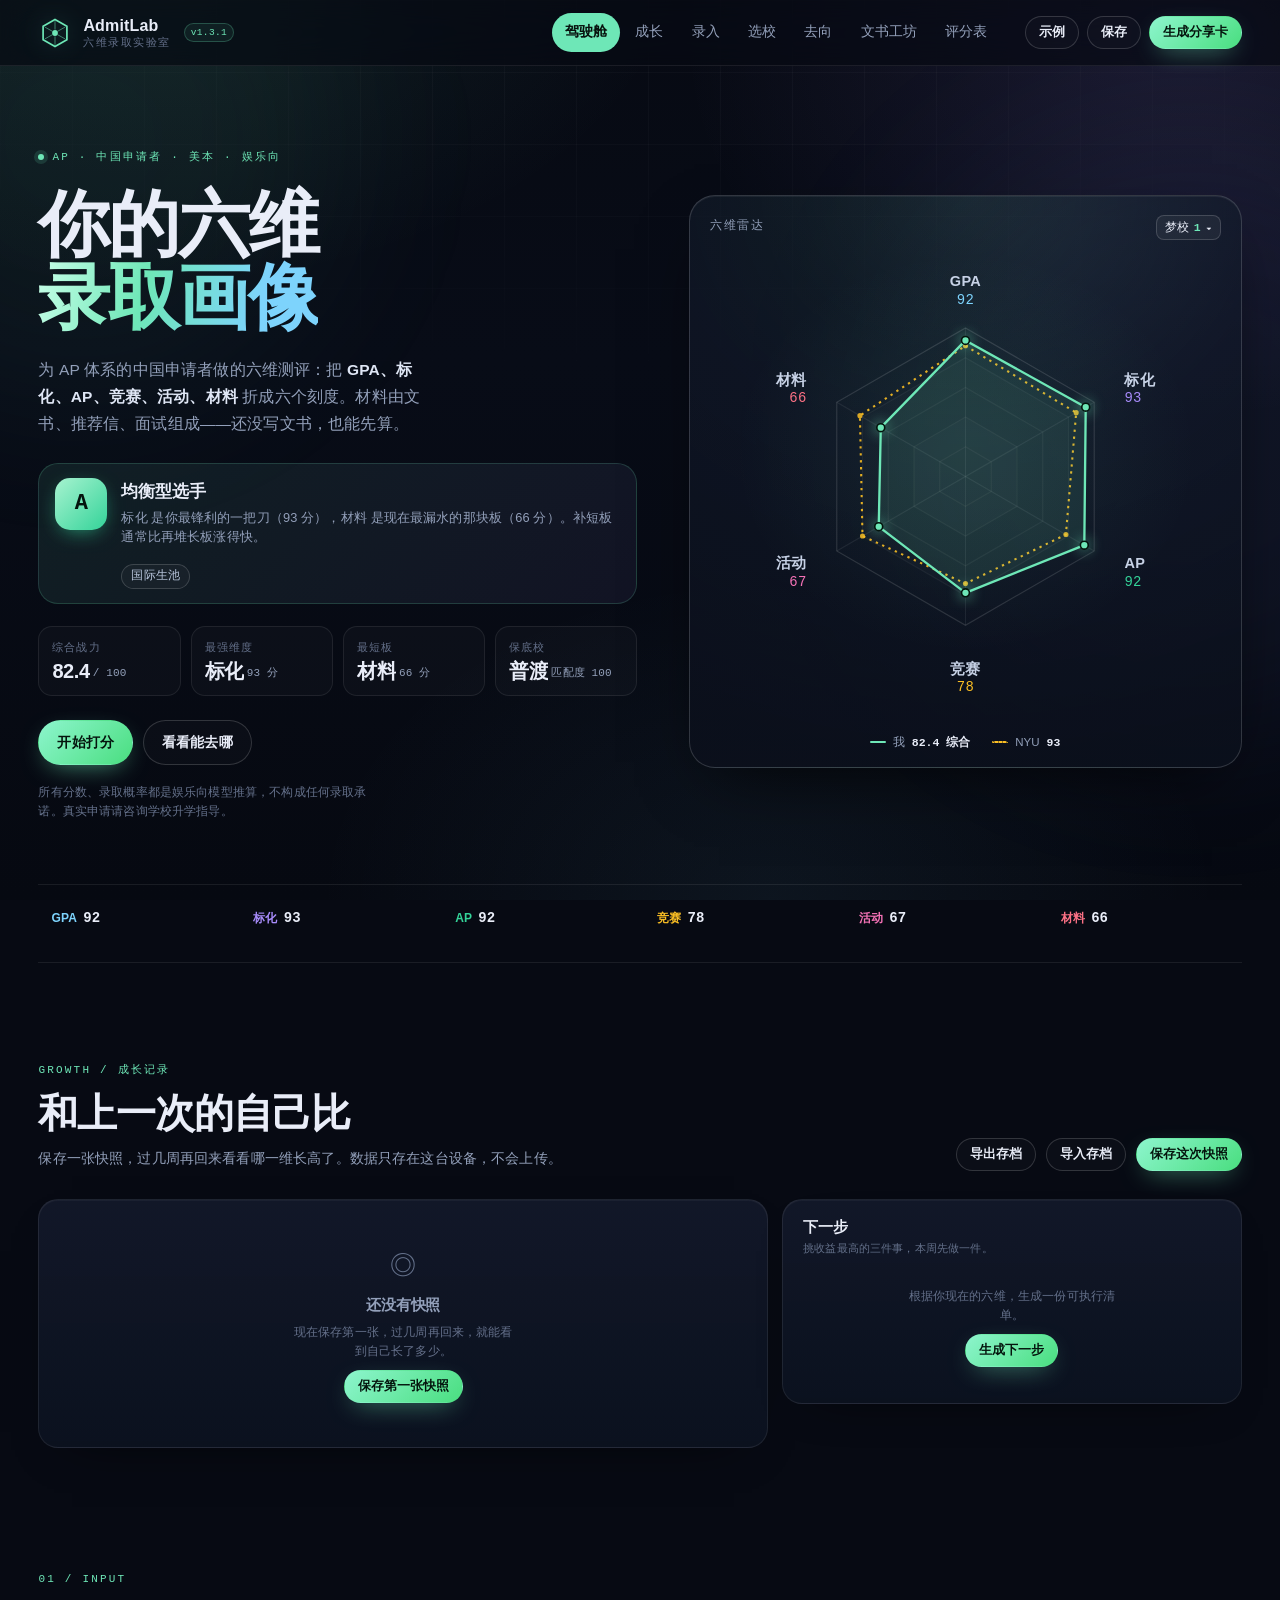
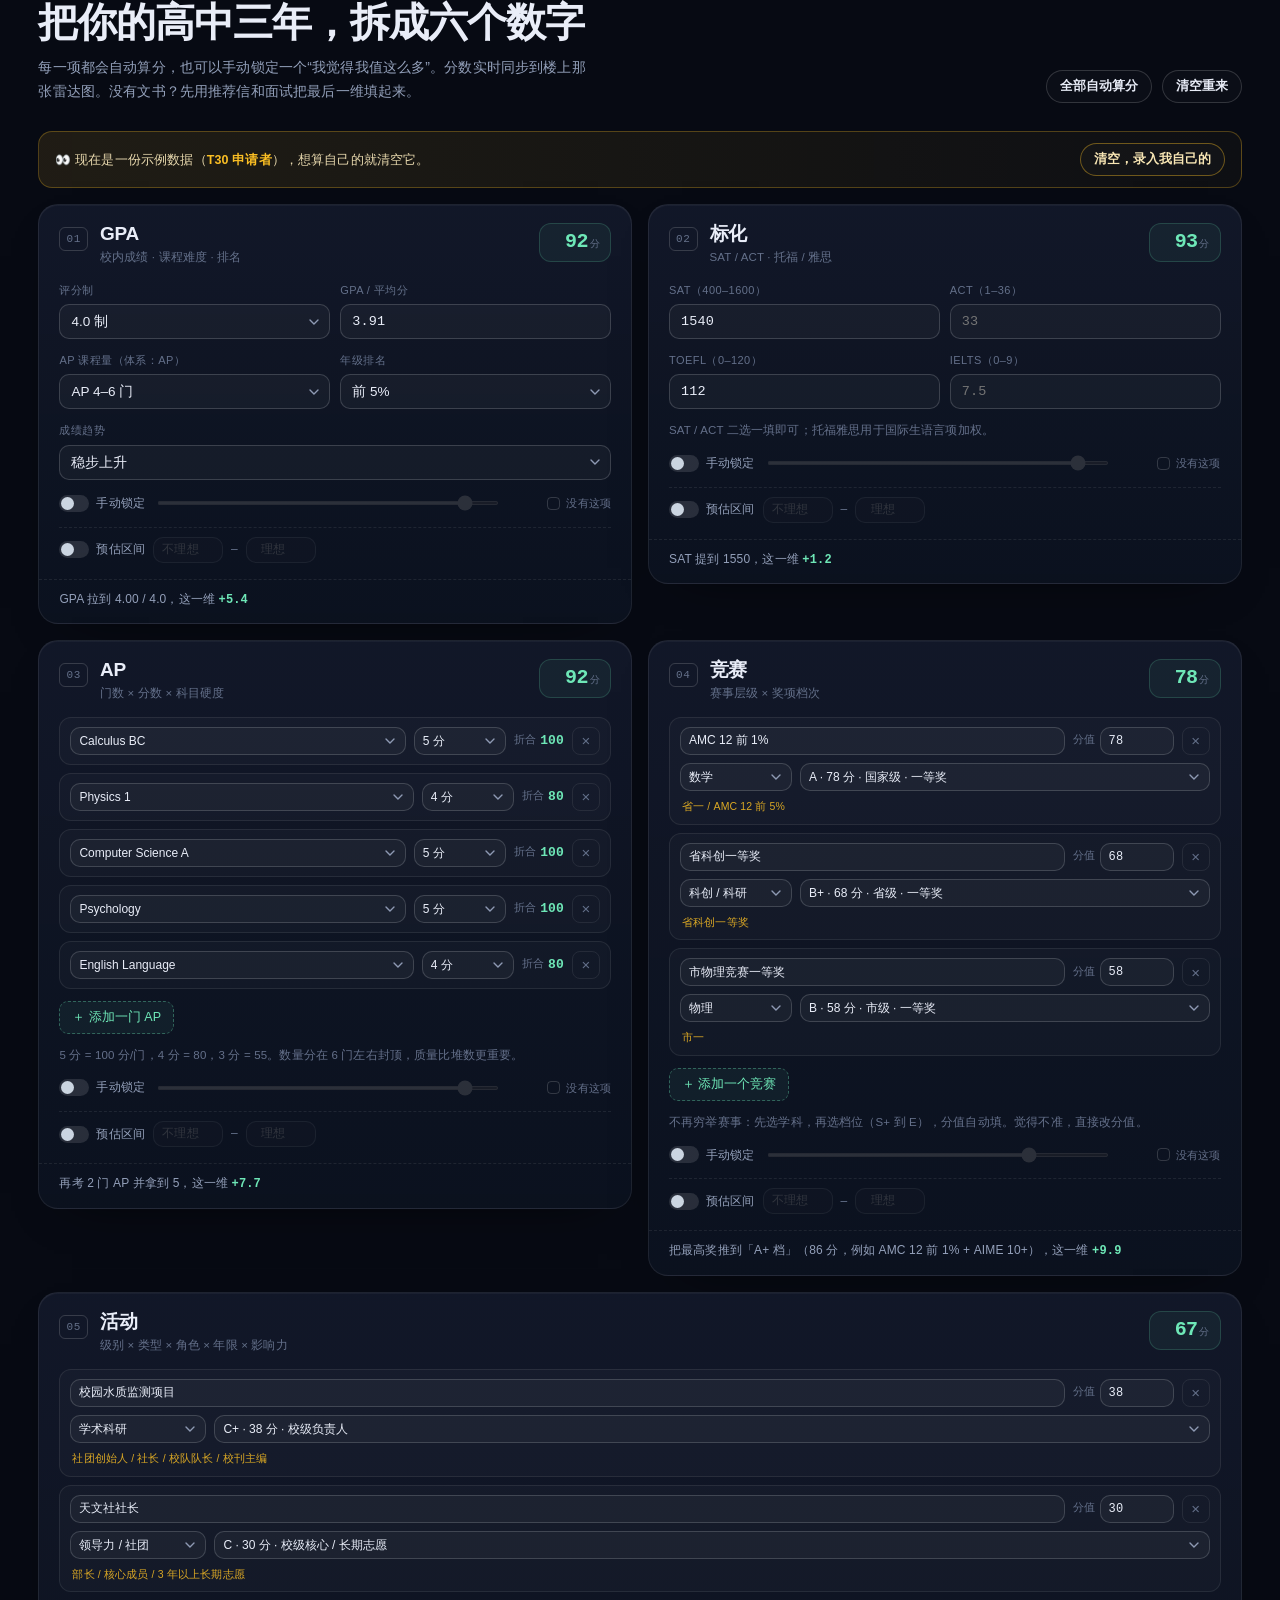
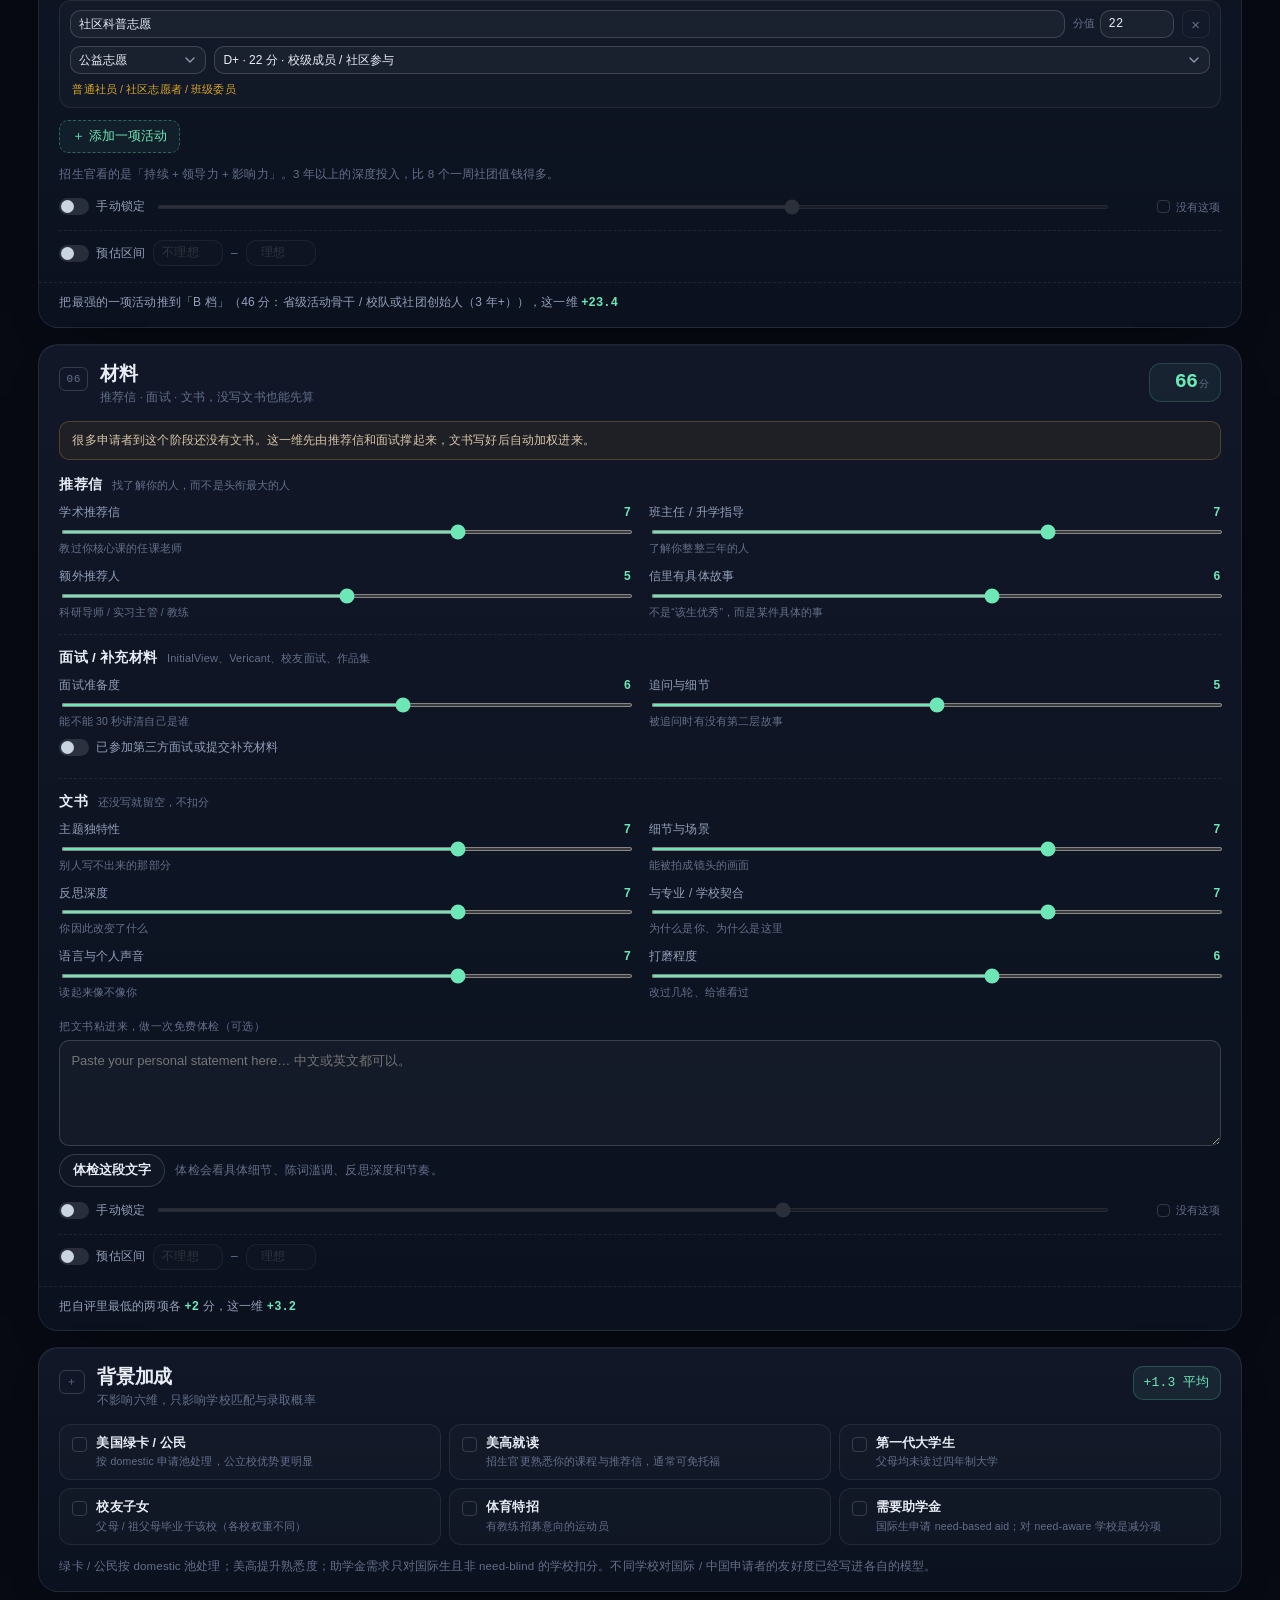
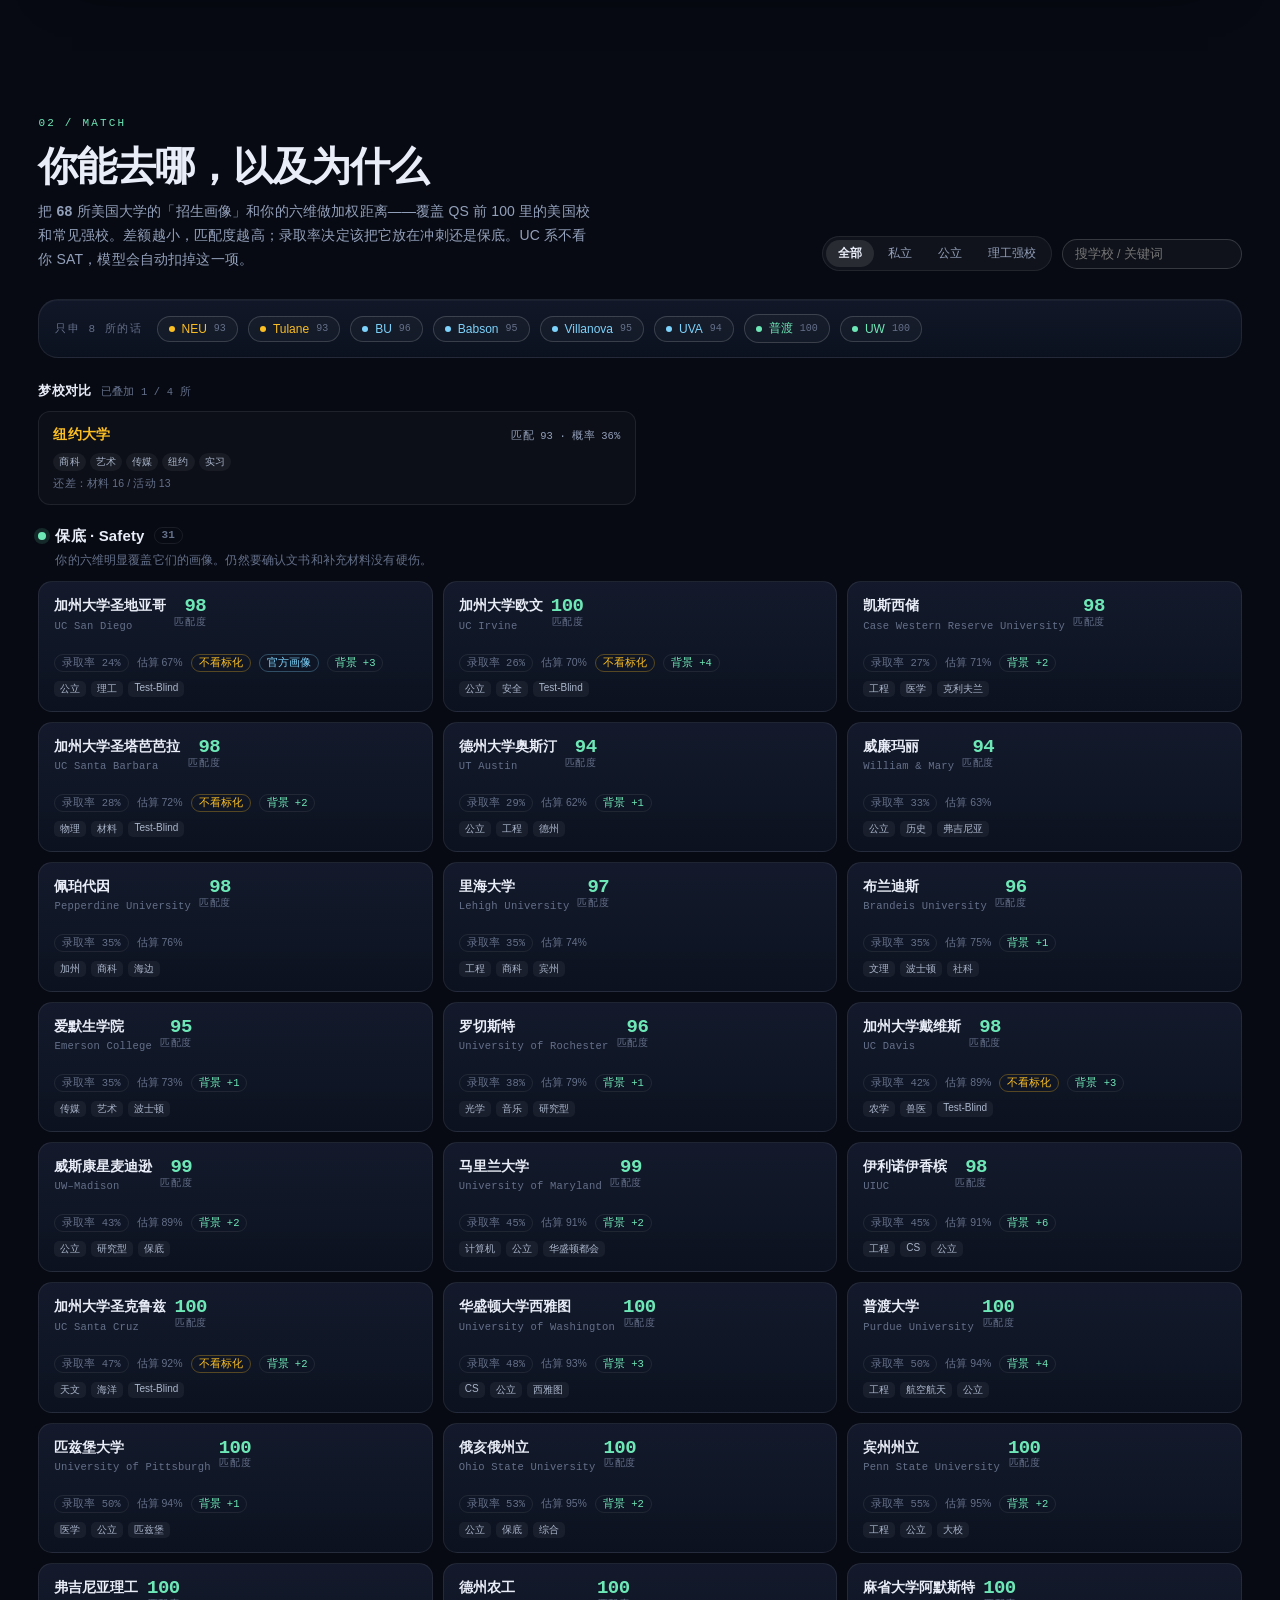
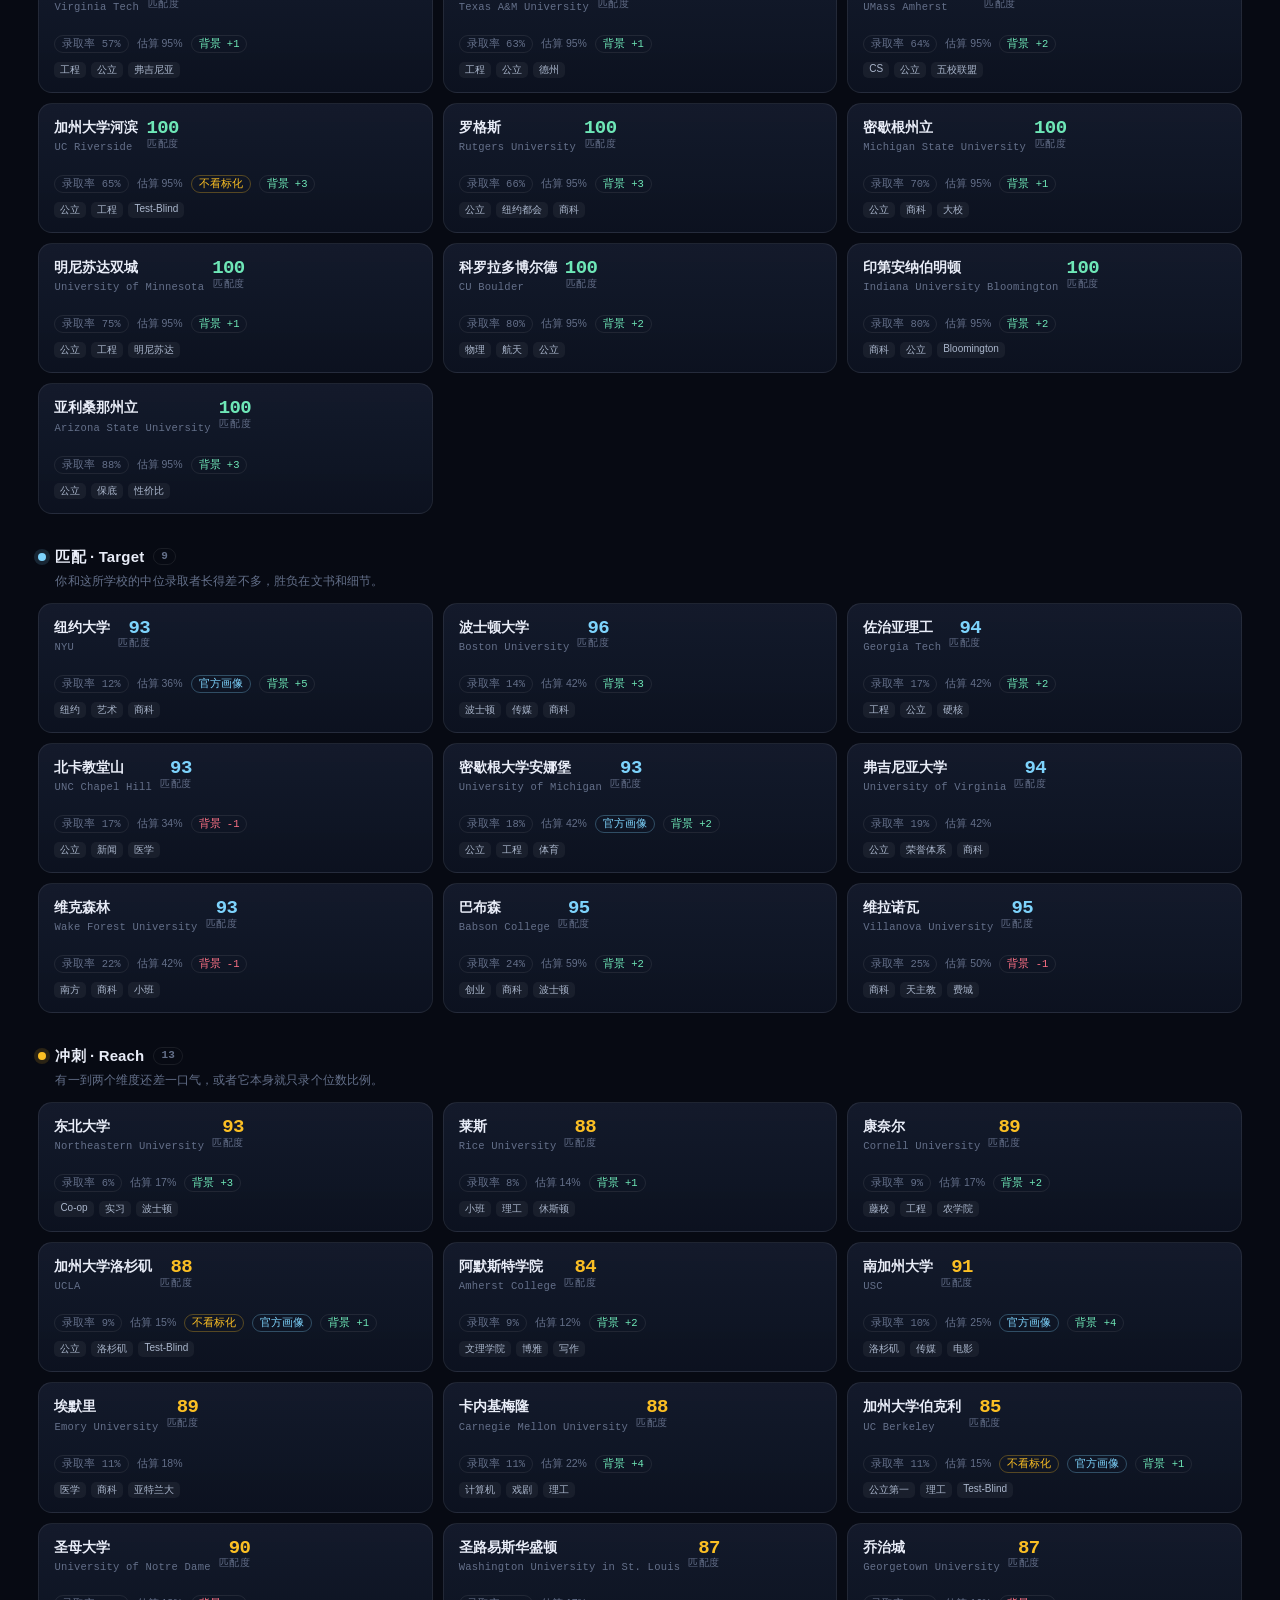
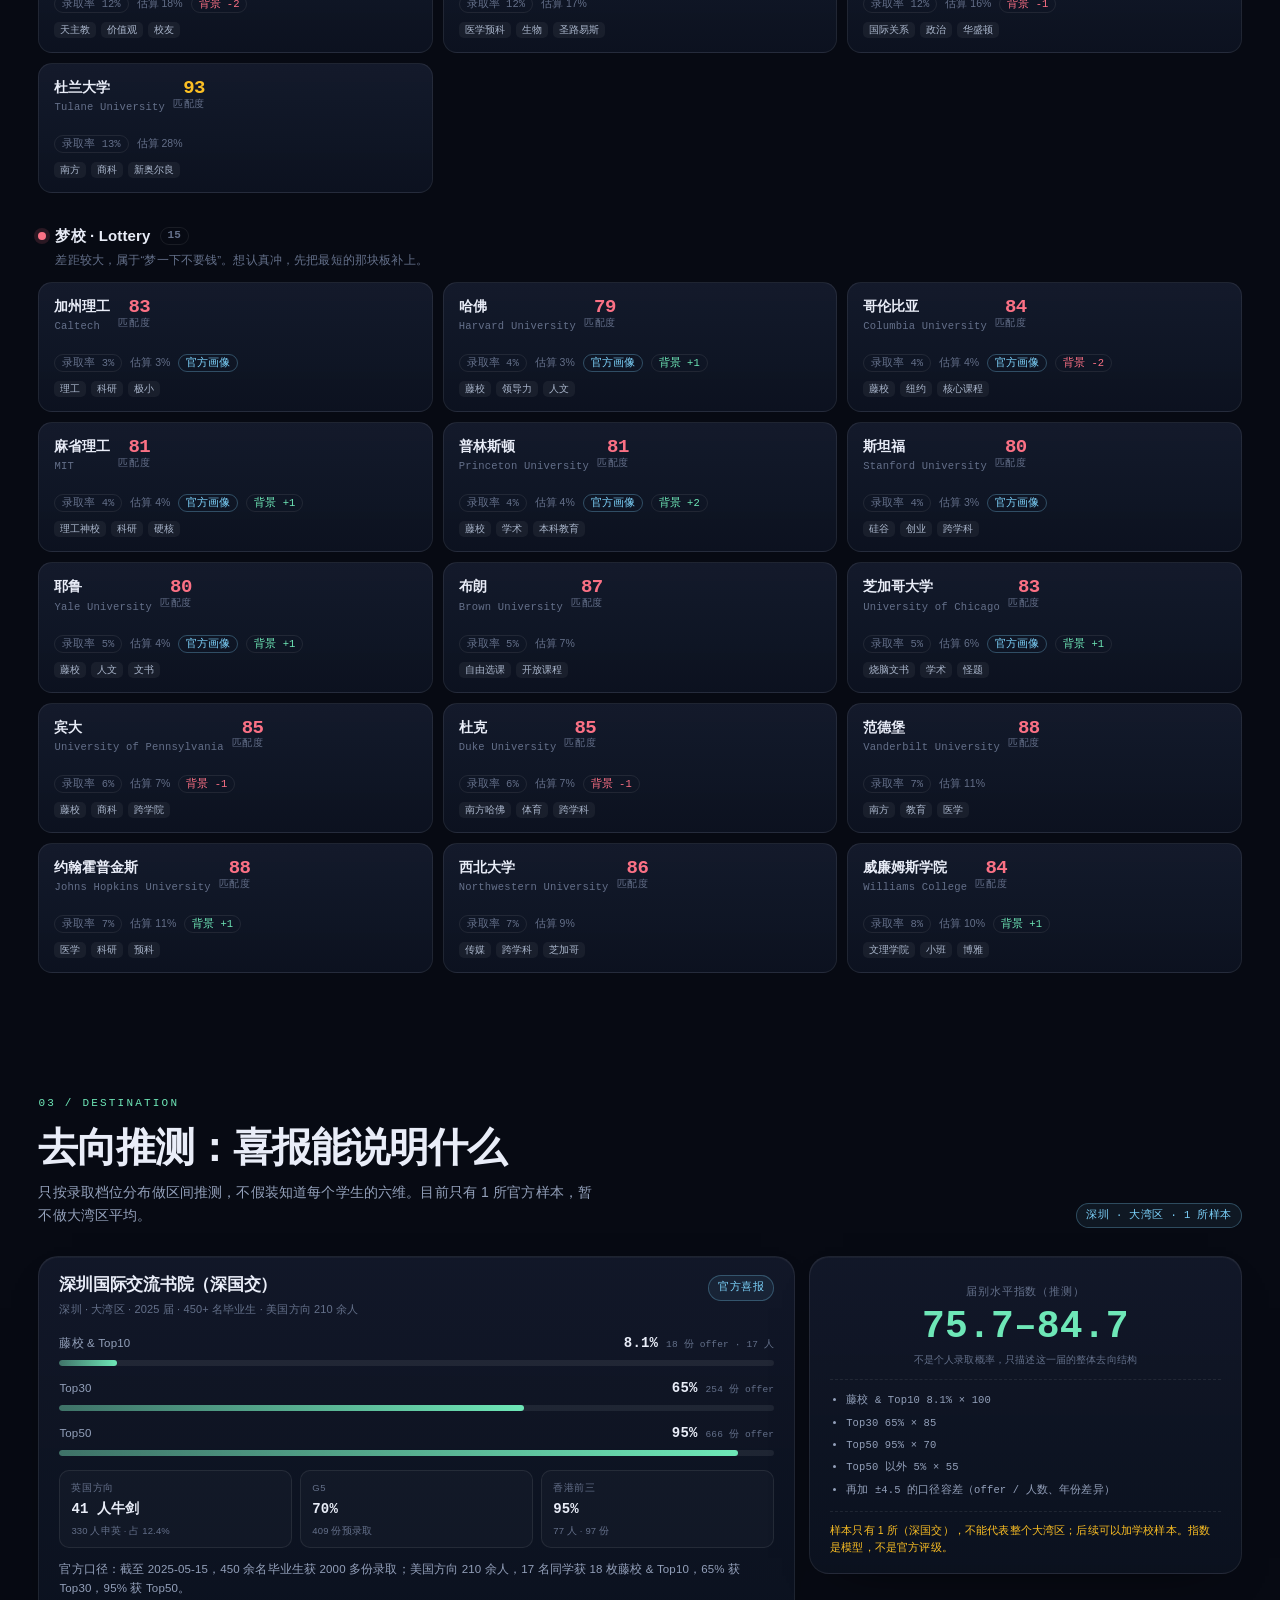
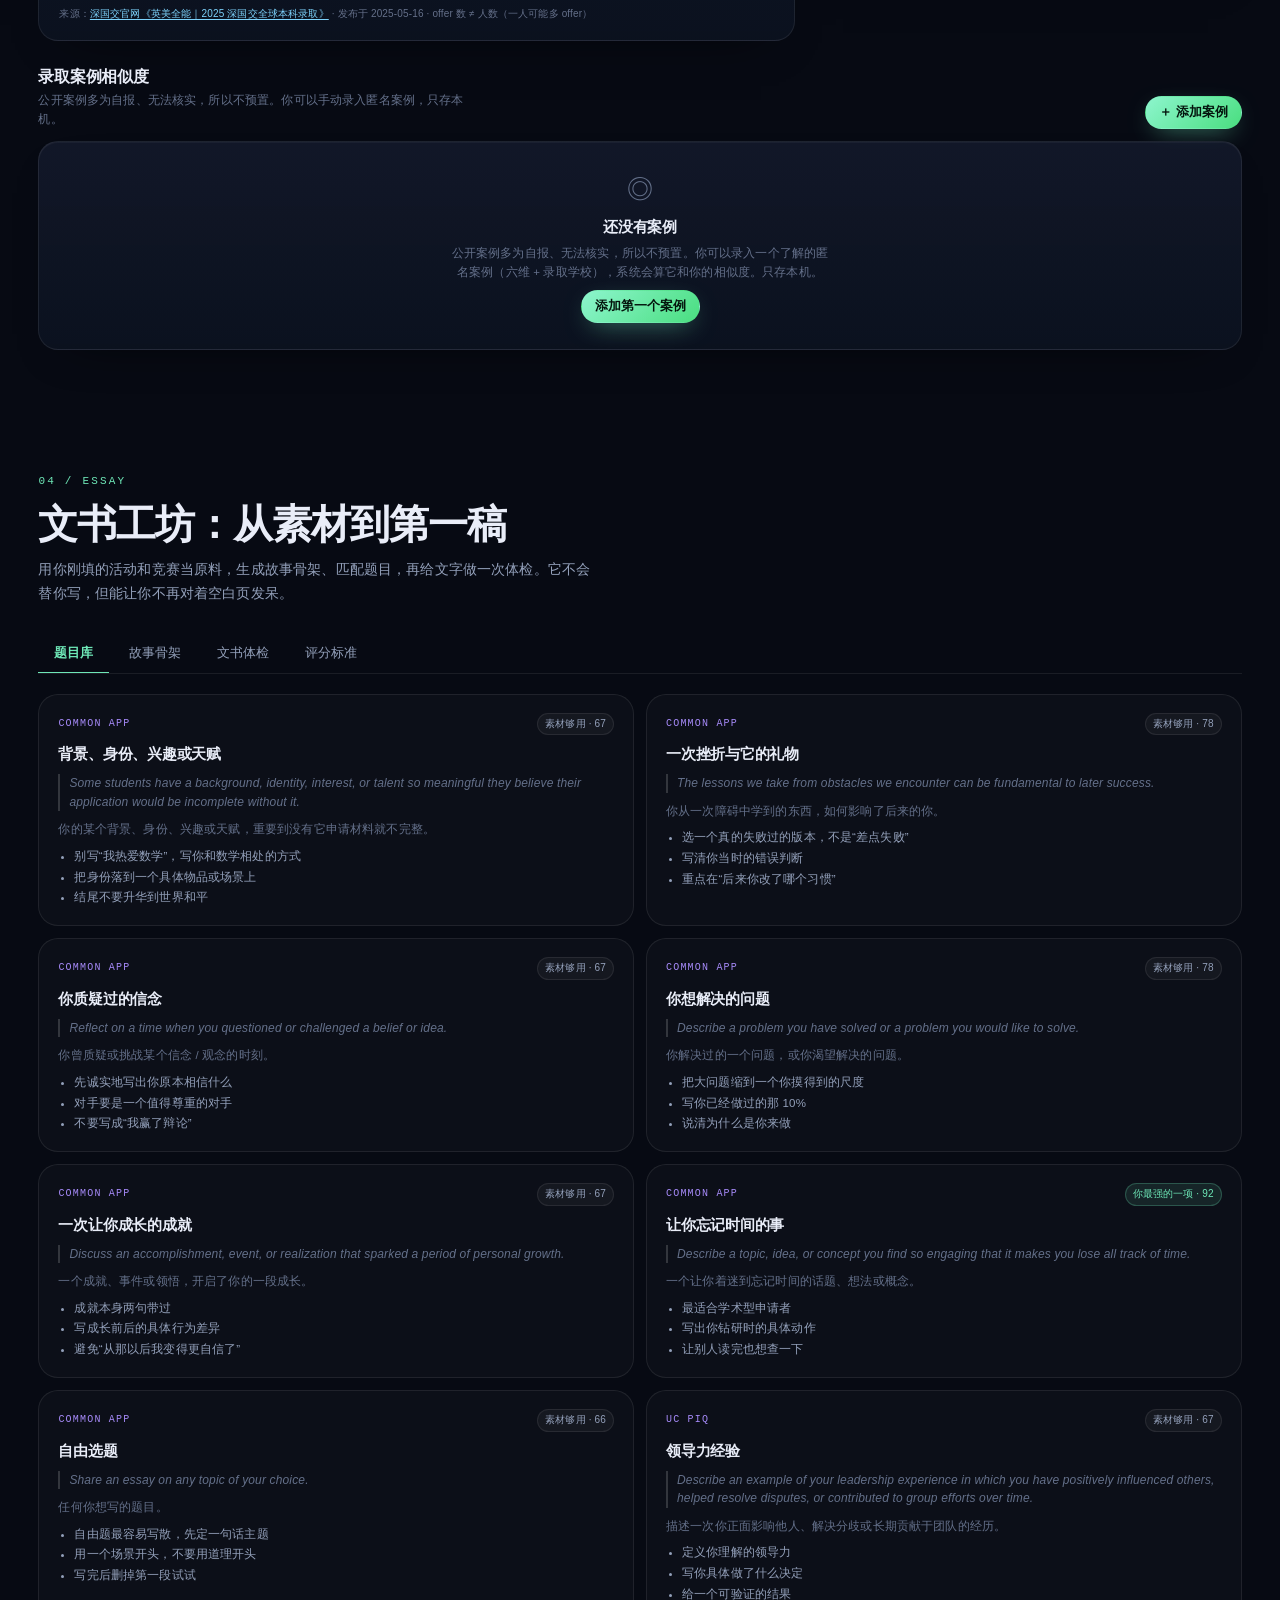
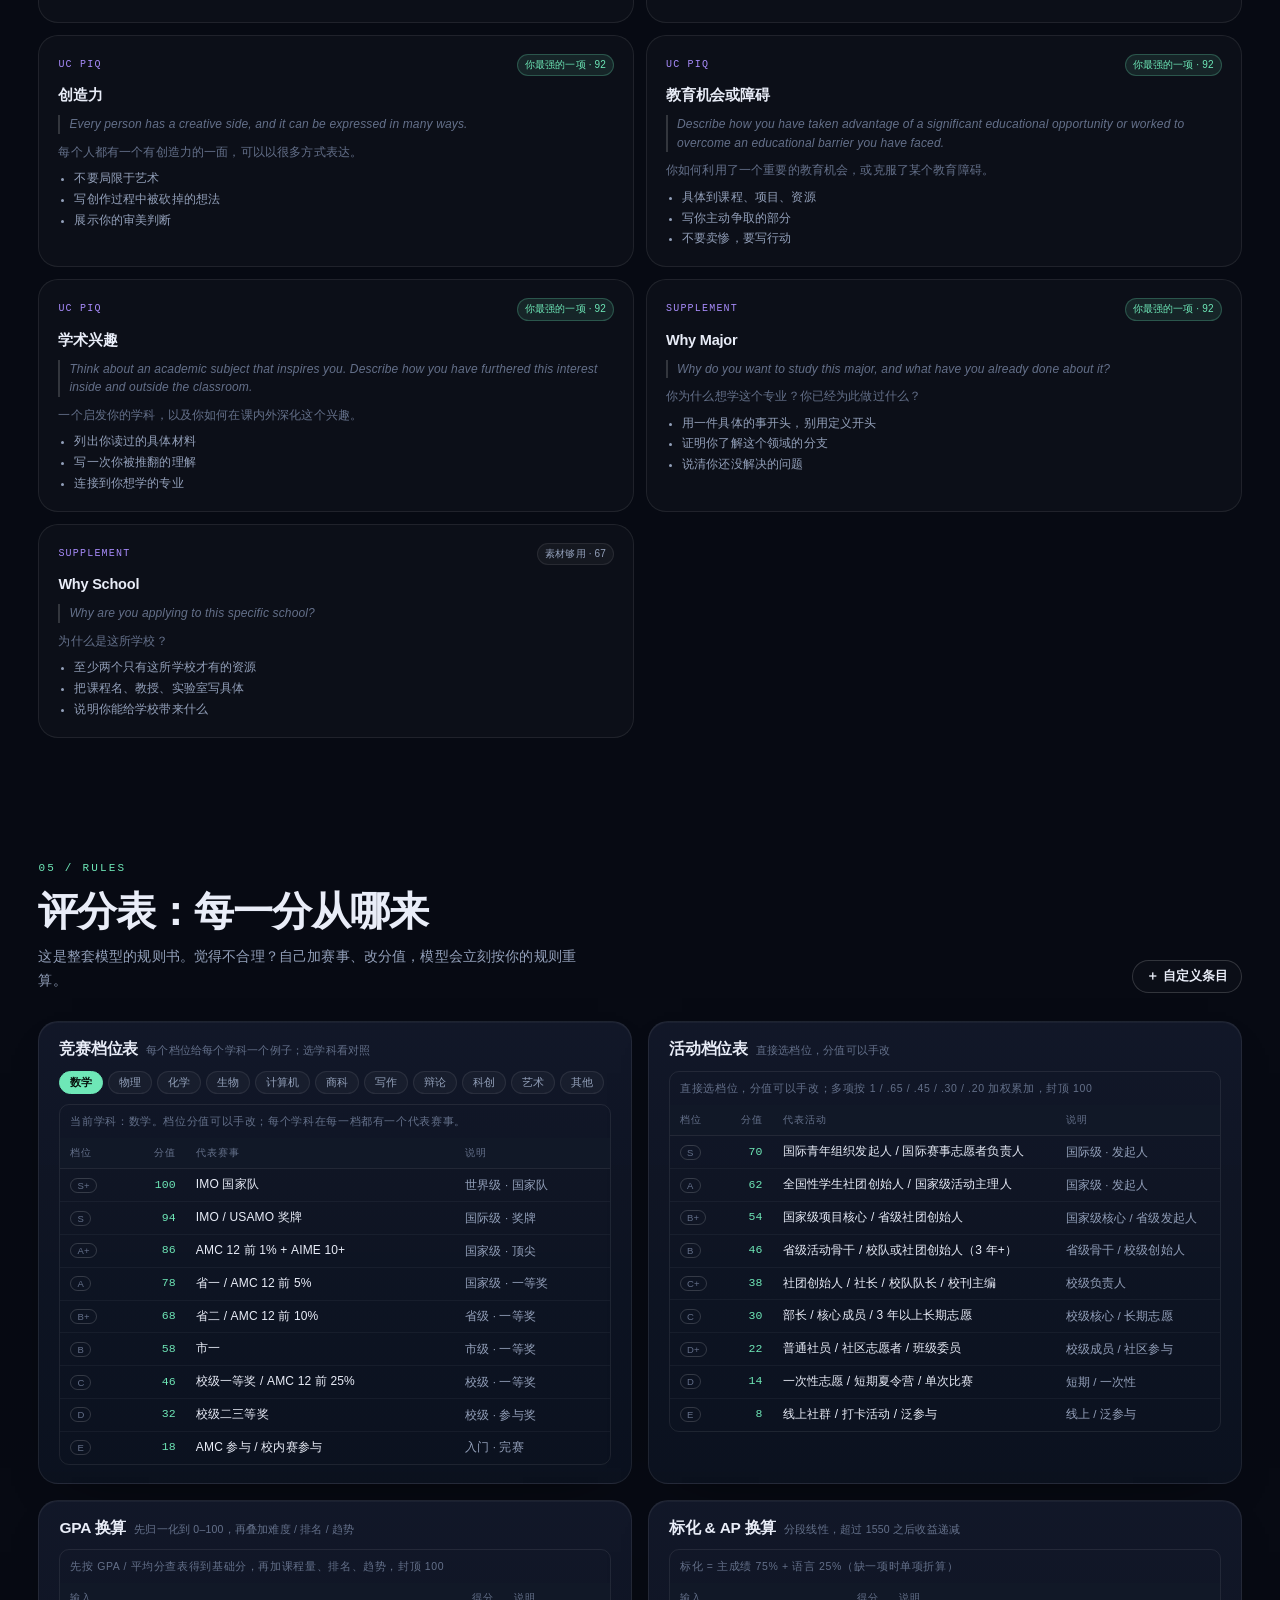
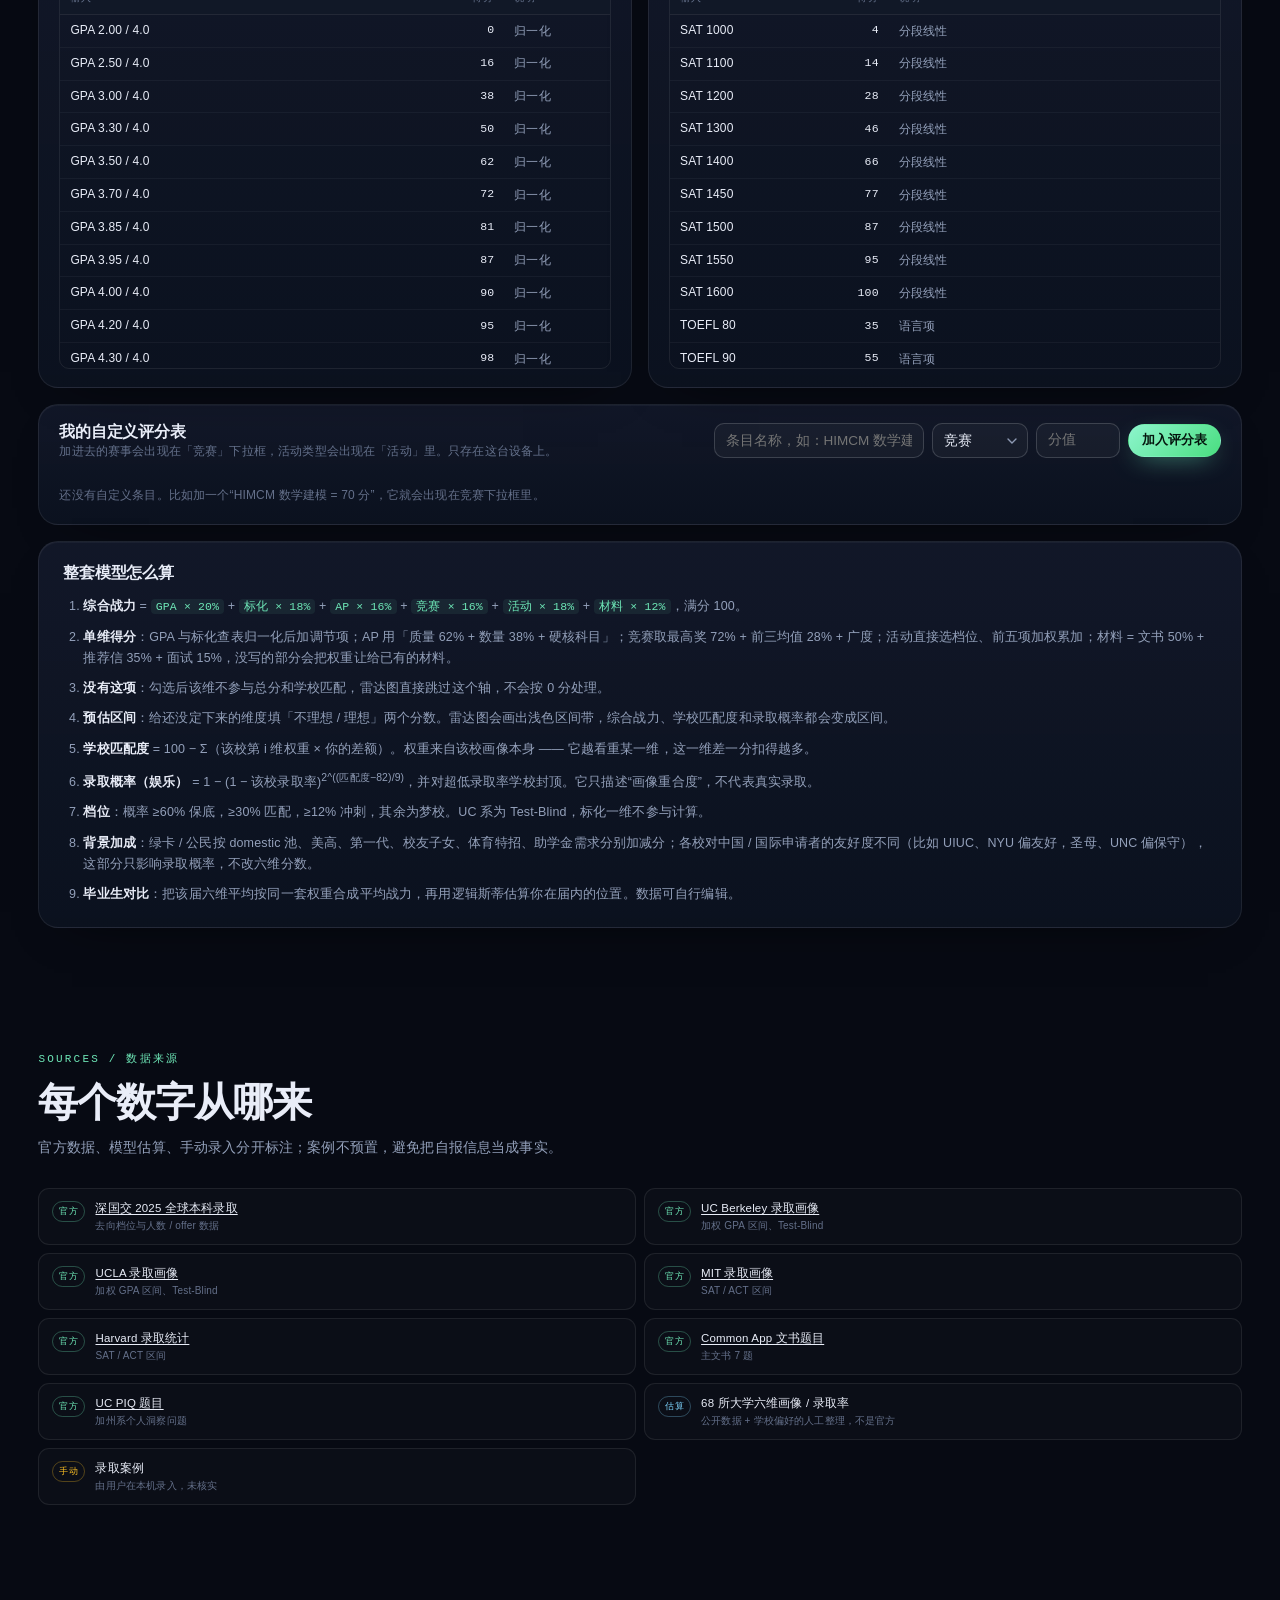
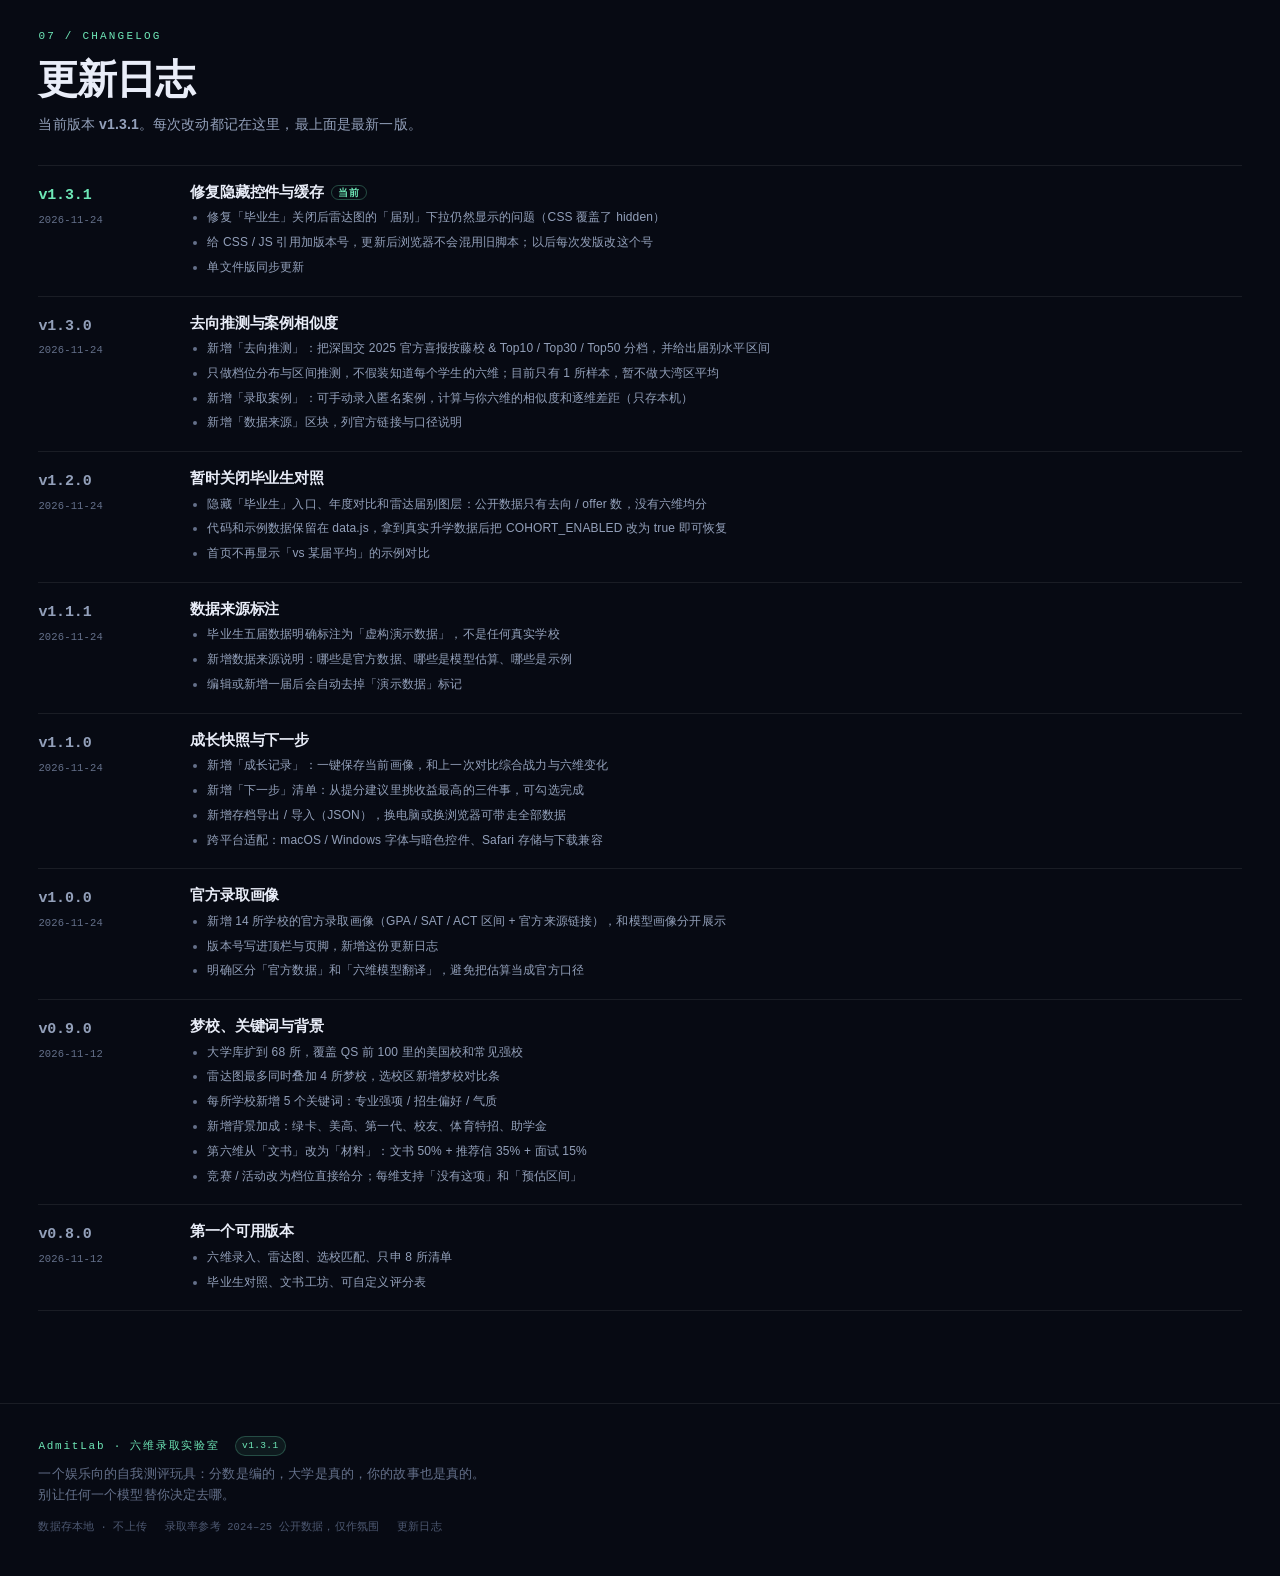
<file: index.html>
<!DOCTYPE html>
<html lang="zh-CN">
<head>
<meta charset="utf-8">
<meta name="viewport" content="width=device-width, initial-scale=1">
<title>AdmitLab · 六维录取实验室</title>
<meta name="description" content="把 GPA、标化、AP、竞赛、活动、材料（文书 / 推荐信 / 面试）折成六个刻度，生成你的六维录取画像，匹配梦校。娱乐向，不构成录取承诺。">
<link rel="stylesheet" href="css/style.css?v=1.3.1">
<link rel="icon" href="data:image/svg+xml,%3Csvg xmlns='http://www.w3.org/2000/svg' viewBox='0 0 64 64'%3E%3Crect width='64' height='64' rx='16' fill='%230b1020'/%3E%3Cpath d='M32 10 52 22v20L32 54 12 42V22z' fill='none' stroke='%236ee7b7' stroke-width='3'/%3E%3Ccircle cx='32' cy='32' r='5' fill='%236ee7b7'/%3E%3C/svg%3E">
</head>
<body>
<div class="bg-fx" aria-hidden="true"><span class="orb orb-a"></span><span class="orb orb-b"></span><span class="grid"></span></div>

<header class="topbar">
  <a class="brand" href="#top">
    <span class="brand-mark" aria-hidden="true">
      <svg viewBox="0 0 40 40"><path d="M20 4 34 12v16L20 36 6 28V12z" fill="none" stroke="currentColor" stroke-width="2"/><circle cx="20" cy="20" r="3.4" fill="currentColor"/><path d="M20 6v10M20 24v10M8 13l9 5M32 13l-9 5M8 27l9-5M32 27l-9-5" stroke="currentColor" stroke-width="1.1" opacity=".55"/></svg>
    </span>
    <span class="brand-text"><b>AdmitLab</b><small>六维录取实验室</small></span>
    <span class="ver-pill js-version">v1.3.1</span>
  </a>
  <nav class="topnav" aria-label="页面导航">
    <a href="#sec-dash" class="on">驾驶舱</a>
    <a href="#sec-growth">成长</a>
    <a href="#sec-input">录入</a>
    <a href="#sec-schools">选校</a>
    <a href="#sec-dest">去向</a>
    <a href="#sec-cohort" id="nav-cohort">毕业生</a>
    <a href="#sec-essay">文书工坊</a>
    <a href="#sec-rubric">评分表</a>
  </nav>
  <div class="top-actions">
    <button class="btn ghost small" id="btnSample" type="button">示例</button>
    <button class="btn ghost small" id="btnSave" type="button">保存</button>
    <button class="btn primary small" id="btnShare" type="button">生成分享卡</button>
  </div>
</header>

<main id="top">
  <!-- 1. 驾驶舱 -->
  <section class="hero" id="sec-dash">
    <div class="hero-copy">
      <p class="eyebrow"><span class="dot"></span>AP · 中国申请者 · 美本 · 娱乐向</p>
      <h1>你的六维<br><em>录取画像</em></h1>
      <p class="lede">为 AP 体系的中国申请者做的六维测评：把 <b>GPA、标化、AP、竞赛、活动、材料</b> 折成六个刻度。材料由文书、推荐信、面试组成——还没写文书，也能先算。</p>

      <div class="persona" id="persona">
        <div class="persona-badge" id="personaGrade">S</div>
        <div class="persona-body">
          <strong id="personaName">正在计算…</strong>
          <p id="personaDesc">把下面六张卡填一填，画像就会长出来。</p>
          <div class="cohort-chip" id="cohortChip"></div>
          <div class="cohort-chip" id="bgChip"></div>
        </div>
      </div>

      <div class="hero-stats">
        <div class="stat"><span>综合战力</span><b id="statPower">0</b><small id="statPowerNote">/ 100</small></div>
        <div class="stat"><span>最强维度</span><b id="statTop">—</b><small id="statTopVal"></small></div>
        <div class="stat"><span>最短板</span><b id="statWeak">—</b><small id="statWeakVal"></small></div>
        <div class="stat"><span>保底校</span><b id="statSafe">—</b><small id="statSafeNote"></small></div>
      </div>

      <div class="hero-cta">
        <a class="btn primary" href="#sec-input">开始打分</a>
        <a class="btn ghost" href="#sec-schools">看看能去哪</a>
      </div>
      <p class="disclaimer">所有分数、录取概率都是娱乐向模型推算，不构成任何录取承诺。真实申请请咨询学校升学指导。</p>
    </div>

    <div class="hero-visual">
      <div class="radar-card">
        <div class="radar-head">
          <span>六维雷达</span>
          <div class="radar-controls">
            <label class="mini-select" id="yearControl">届别
              <select id="overlayYear" aria-label="叠加哪一届毕业生平均"></select>
            </label>
            <div class="pick-wrap">
              <button type="button" class="mini-pick" id="overlaySchoolBtn" aria-haspopup="true" aria-expanded="false">
                梦校 <b id="overlaySchoolCount">0</b> ▾
              </button>
              <div class="school-picker" id="schoolPicker" hidden>
                <input type="search" id="pickerSearch" placeholder="搜学校 / 关键词" autocomplete="off">
                <div class="picker-list" id="pickerList"></div>
                <div class="picker-foot"><span>最多叠加 4 所</span><button type="button" id="pickerClear">清空</button></div>
              </div>
            </div>
          </div>
        </div>
        <div class="radar-wrap">
          <svg id="radar" viewBox="0 0 440 420" role="img" aria-label="六维能力雷达图"></svg>
        </div>
        <div class="radar-legend" id="radarLegend"></div>
      </div>
    </div>
  </section>

  <!-- 2. 六维速览 -->
  <section class="strip" aria-label="六维速览">
    <div class="strip-inner" id="dimStrip"></div>
  </section>

  <!-- 3. 成长记录 -->
  <section class="section growth" id="sec-growth">
    <header class="sec-head">
      <div>
        <p class="sec-kicker">GROWTH / 成长记录</p>
        <h2>和上一次的自己比</h2>
        <p class="sec-sub">保存一张快照，过几周再回来看看哪一维长高了。数据只存在这台设备，不会上传。</p>
      </div>
      <div class="sec-tools">
        <button class="btn ghost small" id="btnExport" type="button">导出存档</button>
        <button class="btn ghost small" id="btnImport" type="button">导入存档</button>
        <button class="btn primary small" id="btnSnapshot" type="button">保存这次快照</button>
        <input type="file" id="importFile" accept="application/json,.json" hidden>
      </div>
    </header>
    <div class="growth-grid">
      <div class="card growth-main" id="growthMain"></div>
      <div class="card growth-side" id="growthSide"></div>
    </div>
  </section>

  <!-- 4. 录入 -->
  <section class="section" id="sec-input">
    <header class="sec-head">
      <div>
        <p class="sec-kicker">01 / INPUT</p>
        <h2>把你的高中三年，拆成六个数字</h2>
        <p class="sec-sub">每一项都会自动算分，也可以手动锁定一个“我觉得我值这么多”。分数实时同步到楼上那张雷达图。没有文书？先用推荐信和面试把最后一维填起来。</p>
      </div>
      <div class="sec-tools">
        <button class="btn ghost small" id="btnLockAll" type="button">全部自动算分</button>
        <button class="btn ghost small" id="btnClearAll" type="button">清空重来</button>
      </div>
    </header>

    <div class="demo-banner" id="demoBanner" hidden>
      <span>👀 现在是一份示例数据（<b id="demoName">藤校卷王</b>），想算自己的就清空它。</span>
      <button class="btn ghost small" type="button" id="btnBannerClear">清空，录入我自己的</button>
    </div>

    <div class="dim-grid">
      <!-- GPA -->
      <article class="card dim-card" data-dim="gpa" id="card-gpa">
        <header class="card-head">
          <div class="card-title">
            <span class="dim-no">01</span>
            <div><h3>GPA</h3><p>校内成绩 · 课程难度 · 排名</p></div>
          </div>
          <div class="score-badge" data-badge="gpa"><b>0</b><span>分</span></div>
        </header>
        <div class="card-body">
          <div class="field-row">
            <label class="field">
              <span>评分制</span>
              <select data-bind="gpa.scale">
                <option value="4">4.0 制</option>
                <option value="100">百分制</option>
              </select>
            </label>
            <label class="field">
              <span>GPA / 平均分</span>
              <input type="number" step="0.01" min="0" max="100" data-bind="gpa.value" inputmode="decimal">
            </label>
          </div>
          <div class="field-row">
            <label class="field">
              <span>AP 课程量（体系：AP）</span>
              <select data-bind="gpa.rigor">
                <option value="regular">几乎没上 AP</option>
                <option value="honors">荣誉 / 校本课程为主</option>
                <option value="ap_light">AP 1–3 门</option>
                <option value="ap_std">AP 4–6 门</option>
                <option value="ap_heavy">AP 7 门以上 / 全 AP 课表</option>
              </select>
            </label>
            <label class="field">
              <span>年级排名</span>
              <select data-bind="gpa.rank">
                <option value="none">学校不排名</option>
                <option value="top1">前 1%</option>
                <option value="top5">前 5%</option>
                <option value="top10">前 10%</option>
                <option value="top25">前 25%</option>
                <option value="top50">前 50%</option>
              </select>
            </label>
          </div>
          <label class="field">
            <span>成绩趋势</span>
            <select data-bind="gpa.trend">
              <option value="up">稳步上升</option>
              <option value="flat">基本持平</option>
              <option value="down">有下滑</option>
            </select>
          </label>
          <div class="manual-row">
            <label class="switch"><input type="checkbox" data-lock="gpa"><span></span>手动锁定</label>
            <input class="manual-range" type="range" min="0" max="100" step="1" data-manual="gpa" disabled aria-label="手动设置GPA分数">
            <output data-manual-out="gpa">—</output>
          </div>
        </div>
        <footer class="card-foot"><span class="advice" data-advice="gpa">填一下，马上算。</span></footer>
      </article>

      <!-- 标化 -->
      <article class="card dim-card" data-dim="test" id="card-test">
        <header class="card-head">
          <div class="card-title">
            <span class="dim-no">02</span>
            <div><h3>标化</h3><p>SAT / ACT · 托福 / 雅思</p></div>
          </div>
          <div class="score-badge" data-badge="test"><b>0</b><span>分</span></div>
        </header>
        <div class="card-body">
          <div class="field-row">
            <label class="field">
              <span>SAT（400–1600）</span>
              <input type="number" step="10" min="400" max="1600" placeholder="1520" data-bind="test.sat" inputmode="numeric">
            </label>
            <label class="field">
              <span>ACT（1–36）</span>
              <input type="number" step="1" min="1" max="36" placeholder="33" data-bind="test.act" inputmode="numeric">
            </label>
          </div>
          <div class="field-row">
            <label class="field">
              <span>TOEFL（0–120）</span>
              <input type="number" step="1" min="0" max="120" placeholder="110" data-bind="test.toefl" inputmode="numeric">
            </label>
            <label class="field">
              <span>IELTS（0–9）</span>
              <input type="number" step="0.5" min="0" max="9" placeholder="7.5" data-bind="test.ielts" inputmode="decimal">
            </label>
          </div>
          <p class="hint">SAT / ACT 二选一填即可；托福雅思用于国际生语言项加权。</p>
          <div class="manual-row">
            <label class="switch"><input type="checkbox" data-lock="test"><span></span>手动锁定</label>
            <input class="manual-range" type="range" min="0" max="100" step="1" data-manual="test" disabled aria-label="手动设置标化分数">
            <output data-manual-out="test">—</output>
          </div>
        </div>
        <footer class="card-foot"><span class="advice" data-advice="test">填一下，马上算。</span></footer>
      </article>

      <!-- AP -->
      <article class="card dim-card" data-dim="ap" id="card-ap">
        <header class="card-head">
          <div class="card-title">
            <span class="dim-no">03</span>
            <div><h3>AP</h3><p>门数 × 分数 × 科目硬度</p></div>
          </div>
          <div class="score-badge" data-badge="ap"><b>0</b><span>分</span></div>
        </header>
        <div class="card-body">
          <div class="rows" data-rows="aps"></div>
          <button class="add-btn" type="button" data-add="aps">＋ 添加一门 AP</button>
          <p class="hint">5 分 = 100 分/门，4 分 = 80，3 分 = 55。数量分在 6 门左右封顶，质量比堆数更重要。</p>
          <div class="manual-row">
            <label class="switch"><input type="checkbox" data-lock="ap"><span></span>手动锁定</label>
            <input class="manual-range" type="range" min="0" max="100" step="1" data-manual="ap" disabled aria-label="手动设置AP分数">
            <output data-manual-out="ap">—</output>
          </div>
        </div>
        <footer class="card-foot"><span class="advice" data-advice="ap">填一下，马上算。</span></footer>
      </article>

      <!-- 竞赛 -->
      <article class="card dim-card" data-dim="comp" id="card-comp">
        <header class="card-head">
          <div class="card-title">
            <span class="dim-no">04</span>
            <div><h3>竞赛</h3><p>赛事层级 × 奖项档次</p></div>
          </div>
          <div class="score-badge" data-badge="comp"><b>0</b><span>分</span></div>
        </header>
        <div class="card-body">
          <div class="rows" data-rows="comps"></div>
          <button class="add-btn" type="button" data-add="comps">＋ 添加一个竞赛</button>
          <p class="hint">不再穷举赛事：先选学科，再选档位（S+ 到 E），分值自动填。觉得不准，直接改分值。</p>
          <div class="manual-row">
            <label class="switch"><input type="checkbox" data-lock="comp"><span></span>手动锁定</label>
            <input class="manual-range" type="range" min="0" max="100" step="1" data-manual="comp" disabled aria-label="手动设置竞赛分数">
            <output data-manual-out="comp">—</output>
          </div>
        </div>
        <footer class="card-foot"><span class="advice" data-advice="comp">填一下，马上算。</span></footer>
      </article>

      <!-- 活动 -->
      <article class="card dim-card wide" data-dim="act" id="card-act">
        <header class="card-head">
          <div class="card-title">
            <span class="dim-no">05</span>
            <div><h3>活动</h3><p>级别 × 类型 × 角色 × 年限 × 影响力</p></div>
          </div>
          <div class="score-badge" data-badge="act"><b>0</b><span>分</span></div>
        </header>
        <div class="card-body">
          <div class="rows" data-rows="acts"></div>
          <button class="add-btn" type="button" data-add="acts">＋ 添加一项活动</button>
          <p class="hint">招生官看的是「持续 + 领导力 + 影响力」。3 年以上的深度投入，比 8 个一周社团值钱得多。</p>
          <div class="manual-row">
            <label class="switch"><input type="checkbox" data-lock="act"><span></span>手动锁定</label>
            <input class="manual-range" type="range" min="0" max="100" step="1" data-manual="act" disabled aria-label="手动设置活动分数">
            <output data-manual-out="act">—</output>
          </div>
        </div>
        <footer class="card-foot"><span class="advice" data-advice="act">填一下，马上算。</span></footer>
      </article>

      <!-- 材料 -->
      <article class="card dim-card wide" data-dim="essay" id="card-essay">
        <header class="card-head">
          <div class="card-title">
            <span class="dim-no">06</span>
            <div><h3>材料</h3><p>推荐信 · 面试 · 文书，没写文书也能先算</p></div>
          </div>
          <div class="score-badge" data-badge="essay"><b>0</b><span>分</span></div>
        </header>
        <div class="card-body">
          <p class="mat-note">很多申请者到这个阶段还没有文书。这一维先由推荐信和面试撑起来，文书写好后自动加权进来。</p>

          <div class="mat-block">
            <div class="mat-head"><h4>推荐信</h4><span>找了解你的人，而不是头衔最大的人</span></div>
            <div class="sliders" data-sliders="rec"></div>
          </div>

          <div class="mat-block">
            <div class="mat-head"><h4>面试 / 补充材料</h4><span>InitialView、Vericant、校友面试、作品集</span></div>
            <div class="sliders" data-sliders="interview"></div>
            <label class="switch mat-switch"><input type="checkbox" data-third><span></span>已参加第三方面试或提交补充材料</label>
          </div>

          <div class="mat-block">
            <div class="mat-head"><h4>文书</h4><span>还没写就留空，不扣分</span></div>
            <div class="sliders" data-sliders="essay"></div>
          </div>

          <div class="essay-mini">
            <label class="field">
              <span>把文书粘进来，做一次免费体检（可选）</span>
              <textarea data-bind="essay.text" rows="4" placeholder="Paste your personal statement here… 中文或英文都可以。"></textarea>
            </label>
            <div class="essay-mini-actions">
              <button class="btn ghost small" type="button" id="btnQuickCheck">体检这段文字</button>
              <span class="hint" id="quickCheckOut">体检会看具体细节、陈词滥调、反思深度和节奏。</span>
            </div>
          </div>
          <div class="manual-row">
            <label class="switch"><input type="checkbox" data-lock="essay"><span></span>手动锁定</label>
            <input class="manual-range" type="range" min="0" max="100" step="1" data-manual="essay" disabled aria-label="手动设置材料分数">
            <output data-manual-out="essay">—</output>
          </div>
        </div>
        <footer class="card-foot"><span class="advice" data-advice="essay">填一下，马上算。</span></footer>
      </article>

      <!-- 背景加成 -->
      <article class="card dim-card wide bg-card" id="card-bg">
        <header class="card-head">
          <div class="card-title">
            <span class="dim-no">＋</span>
            <div><h3>背景加成</h3><p>不影响六维，只影响学校匹配与录取概率</p></div>
          </div>
          <div class="bg-total" id="bgTotal">+0</div>
        </header>
        <div class="card-body">
          <div class="bg-grid" id="bgGrid"></div>
          <p class="hint">绿卡 / 公民按 domestic 池处理；美高提升熟悉度；助学金需求只对国际生且非 need-blind 的学校扣分。不同学校对国际 / 中国申请者的友好度已经写进各自的模型。</p>
        </div>
      </article>
    </div>
  </section>

  <!-- 4. 选校 -->
  <section class="section" id="sec-schools">
    <header class="sec-head">
      <div>
        <p class="sec-kicker">02 / MATCH</p>
        <h2>你能去哪，以及为什么</h2>
        <p class="sec-sub">把 <b id="schoolCount">68</b> 所美国大学的「招生画像」和你的六维做加权距离——覆盖 QS 前 100 里的美国校和常见强校。差额越小，匹配度越高；录取率决定该把它放在冲刺还是保底。UC 系不看你 SAT，模型会自动扣掉这一项。</p>
      </div>
      <div class="sec-tools">
        <div class="seg" id="typeFilter" role="group" aria-label="学校类型筛选">
          <button class="on" data-type="all" type="button">全部</button>
          <button data-type="private" type="button">私立</button>
          <button data-type="public" type="button">公立</button>
          <button data-type="tech" type="button">理工强校</button>
        </div>
        <label class="search"><input id="schoolSearch" type="search" placeholder="搜学校 / 关键词" autocomplete="off"></label>
      </div>
    </header>

    <div class="shortlist card" id="shortlist"></div>
    <div class="dream-strip" id="dreamStrip"></div>

    <div class="school-groups">
      <section class="school-group" data-tier="safe">
        <h3><span class="tier-dot safe"></span>保底 · Safety<em id="count-safe">0</em></h3>
        <p class="group-note">你的六维明显覆盖它们的画像。仍然要确认文书和补充材料没有硬伤。</p>
        <div class="school-grid" id="grid-safe"></div>
      </section>
      <section class="school-group" data-tier="match">
        <h3><span class="tier-dot match"></span>匹配 · Target<em id="count-match">0</em></h3>
        <p class="group-note">你和这所学校的中位录取者长得差不多，胜负在文书和细节。</p>
        <div class="school-grid" id="grid-match"></div>
      </section>
      <section class="school-group" data-tier="reach">
        <h3><span class="tier-dot reach"></span>冲刺 · Reach<em id="count-reach">0</em></h3>
        <p class="group-note">有一到两个维度还差一口气，或者它本身就只录个位数比例。</p>
        <div class="school-grid" id="grid-reach"></div>
      </section>
      <section class="school-group" data-tier="dream">
        <h3><span class="tier-dot dream"></span>梦校 · Lottery<em id="count-dream">0</em></h3>
        <p class="group-note">差距较大，属于“梦一下不要钱”。想认真冲，先把最短的那块板补上。</p>
        <div class="school-grid" id="grid-dream"></div>
      </section>
    </div>
  </section>

  <!-- 5. 毕业生对照 -->
  <section class="section" id="sec-cohort">
    <header class="sec-head">
      <div>
        <p class="sec-kicker">03 / COHORT</p>
        <h2>和历届毕业生站在一起</h2>
        <p class="sec-sub">把某一届毕业生的六维平均叠进你的雷达图：你比他们强在哪、差在哪，以及那一届最后都去了哪里。</p>
      </div>
      <div class="sec-tools">
        <button class="btn ghost small" id="btnAddCohort" type="button">＋ 新增一届</button>
        <button class="btn ghost small" id="btnEditCohort" type="button">编辑本届数据</button>
      </div>
    </header>

    <div class="cohort-demo" id="cohortDemo" hidden></div>
    <div class="year-bar" id="yearBar" role="group" aria-label="选择毕业生届别"></div>

    <div class="cohort-layout">
      <article class="card cohort-main" id="cohortMain"></article>
      <aside class="card cohort-side" id="cohortSide"></aside>
    </div>

    <p class="cohort-note">数据可编辑：把你们学校升学榜上的真实平均分填进来，这个对比才有意义。点「编辑本届数据」修改，全部存在本机。</p>
  </section>

  <!-- 5. 去向推测 -->
  <section class="section" id="sec-dest">
    <header class="sec-head">
      <div>
        <p class="sec-kicker">03 / DESTINATION</p>
        <h2>去向推测：喜报能说明什么</h2>
        <p class="sec-sub">只按录取档位分布做区间推测，不假装知道每个学生的六维。目前只有 1 所官方样本，暂不做大湾区平均。</p>
      </div>
      <div class="sec-tools"><span class="sample-chip">深圳 · 大湾区 · 1 所样本</span></div>
    </header>

    <div class="dest-grid">
      <article class="card dest-main" id="destMain"></article>
      <aside class="card dest-side" id="destSide"></aside>
    </div>

    <div class="case-head">
      <div>
        <h3>录取案例相似度</h3>
        <p>公开案例多为自报、无法核实，所以不预置。你可以手动录入匿名案例，只存本机。</p>
      </div>
      <button class="btn primary small" id="btnAddCase" type="button">＋ 添加案例</button>
    </div>
    <div class="case-grid" id="caseGrid"></div>
  </section>

  <!-- 6. 文书工坊 -->
  <section class="section" id="sec-essay">
    <header class="sec-head">
      <div>
        <p class="sec-kicker">04 / ESSAY</p>
        <h2>文书工坊：从素材到第一稿</h2>
        <p class="sec-sub">用你刚填的活动和竞赛当原料，生成故事骨架、匹配题目，再给文字做一次体检。它不会替你写，但能让你不再对着空白页发呆。</p>
      </div>
    </header>

    <div class="workshop">
      <div class="ws-tabs" role="tablist" aria-label="文书工具">
        <button class="on" data-ws="prompts" role="tab" type="button">题目库</button>
        <button data-ws="outline" role="tab" type="button">故事骨架</button>
        <button data-ws="check" role="tab" type="button">文书体检</button>
        <button data-ws="rubric" role="tab" type="button">评分标准</button>
      </div>

      <div class="ws-panel on" data-panel="prompts">
        <div class="prompt-grid" id="promptGrid"></div>
      </div>

      <div class="ws-panel" data-panel="outline">
        <div class="outline-head">
          <p>根据你最强的素材，自动生成三条故事线。每段都标了建议字数，先写骨架，再填血肉。</p>
          <button class="btn ghost small" type="button" id="btnRegenOutline">重新生成</button>
        </div>
        <div class="outline-grid" id="outlineGrid"></div>
      </div>

      <div class="ws-panel" data-panel="check">
        <div class="check-layout">
          <div class="check-input card">
            <label class="field">
              <span>粘贴你的文书草稿</span>
              <textarea id="essayDraft" rows="14" placeholder="中文或英文都行。越完整，体检越准。建议 400 词以上。"></textarea>
            </label>
            <div class="check-actions">
              <button class="btn primary" type="button" id="btnCheck">开始体检</button>
              <button class="btn ghost" type="button" id="btnLoadSampleEssay">塞一段反面教材</button>
            </div>
            <p class="hint">体检是启发式规则，不是招生官。它只负责指出“太抽象 / 太老套 / 没有你”的地方。</p>
          </div>
          <div class="check-result" id="checkResult">
            <div class="empty-state">
              <span>◎</span>
              <p>还没有体检结果。<br>把你写的第一段粘进去试试。</p>
            </div>
          </div>
        </div>
      </div>

      <div class="ws-panel" data-panel="rubric">
        <div class="essay-rubric" id="essayRubric"></div>
      </div>
    </div>
  </section>

  <!-- 7. 评分表 -->
  <section class="section" id="sec-rubric">
    <header class="sec-head">
      <div>
        <p class="sec-kicker">05 / RULES</p>
        <h2>评分表：每一分从哪来</h2>
        <p class="sec-sub">这是整套模型的规则书。觉得不合理？自己加赛事、改分值，模型会立刻按你的规则重算。</p>
      </div>
      <div class="sec-tools">
        <button class="btn ghost small" id="btnAddRubric" type="button">＋ 自定义条目</button>
      </div>
    </header>

    <div class="rubric-grid">
      <article class="card rubric-card">
        <h3>竞赛档位表 <small>每个档位给每个学科一个例子；选学科看对照</small></h3>
        <div class="comp-tabs" id="compSubjectTabs" role="group" aria-label="竞赛学科"></div>
        <div class="table-wrap"><table class="rt" id="compRubricTable"></table></div>
      </article>

      <article class="card rubric-card">
        <h3>活动档位表 <small>直接选档位，分值可以手改</small></h3>
        <div class="table-wrap"><table class="rt" id="actRubricTable"></table></div>
      </article>

      <article class="card rubric-card">
        <h3>GPA 换算 <small>先归一化到 0–100，再叠加难度 / 排名 / 趋势</small></h3>
        <div class="table-wrap"><table class="rt" id="gpaRubricTable"></table></div>
      </article>

      <article class="card rubric-card">
        <h3>标化 &amp; AP 换算 <small>分段线性，超过 1550 之后收益递减</small></h3>
        <div class="table-wrap"><table class="rt" id="testRubricTable"></table></div>
      </article>
    </div>

    <div class="card custom-card">
      <div class="custom-head">
        <div>
          <h3>我的自定义评分表</h3>
          <p class="hint">加进去的赛事会出现在「竞赛」下拉框，活动类型会出现在「活动」里。只存在这台设备上。</p>
        </div>
        <form id="customForm" class="custom-form">
          <input name="name" type="text" maxlength="40" placeholder="条目名称，如：HIMCM 数学建模" required>
          <select name="kind">
            <option value="comp">竞赛</option>
            <option value="act">活动</option>
          </select>
          <input name="pts" type="number" min="1" max="100" step="1" placeholder="分值" required>
          <button class="btn primary small" type="submit">加入评分表</button>
        </form>
      </div>
      <div id="customList" class="custom-list"></div>
    </div>

    <div class="card formula-card">
      <h3>整套模型怎么算</h3>
      <ol class="formula-list" id="formulaList"></ol>
    </div>
  </section>

  <!-- 7. 数据来源 -->
  <section class="section sources" id="sec-sources">
    <header class="sec-head">
      <div>
        <p class="sec-kicker">SOURCES / 数据来源</p>
        <h2>每个数字从哪来</h2>
        <p class="sec-sub">官方数据、模型估算、手动录入分开标注；案例不预置，避免把自报信息当成事实。</p>
      </div>
    </header>
    <div class="source-list" id="sourceList"></div>
  </section>

  <!-- 8. 更新日志 -->
  <section class="section changelog" id="sec-changelog">
    <header class="sec-head">
      <div>
        <p class="sec-kicker">07 / CHANGELOG</p>
        <h2>更新日志</h2>
        <p class="sec-sub">当前版本 <b id="logVersion" class="js-version">v1.3.1</b>。每次改动都记在这里，最上面是最新一版。</p>
      </div>
    </header>
    <div class="log" id="changelogList"></div>
  </section>
</main>

<footer class="foot">
  <div class="foot-brand">AdmitLab · 六维录取实验室 <span class="ver-pill js-version">v1.3.1</span></div>
  <p>一个娱乐向的自我测评玩具：分数是编的，大学是真的，你的故事也是真的。别让任何一个模型替你决定去哪。</p>
  <div class="foot-meta"><span>数据存本地 · 不上传</span><span>录取率参考 2024–25 公开数据，仅作氛围</span><a href="#sec-changelog">更新日志</a></div>
</footer>

<div class="modal" id="modal" hidden>
  <div class="modal-backdrop" data-close="modal"></div>
  <div class="modal-panel" role="dialog" aria-modal="true" aria-labelledby="modalTitle">
    <button class="modal-x" type="button" data-close="modal" aria-label="关闭">×</button>
    <div id="modalBody"></div>
  </div>
</div>

<div class="sample-pop" id="samplePop" hidden>
  <p>载入一份示例数据：</p>
  <button type="button" data-sample="t30">T30 申请者 <small>成绩不错，活动偏弱</small></button>
  <button type="button" data-sample="ivy">藤校卷王 <small>六边形战士</small></button>
  <button type="button" data-sample="stem">竞赛偏科天才 <small>数学/物理怪物</small></button>
  <button type="button" data-sample="humanities">文科文艺青年 <small>主编 / 辩论 / 写作</small></button>
  <button type="button" data-sample="average">普通高中生 <small>大多数人的样子</small></button>
</div>

<div class="toast" id="toast" role="status" aria-live="polite"></div>

<script src="js/data.js?v=1.3.1" defer></script>
<script src="js/core.js?v=1.3.1" defer></script>
<script src="js/radar.js?v=1.3.1" defer></script>
<script src="js/app.js?v=1.3.1" defer></script>
</body>
</html>
</file>
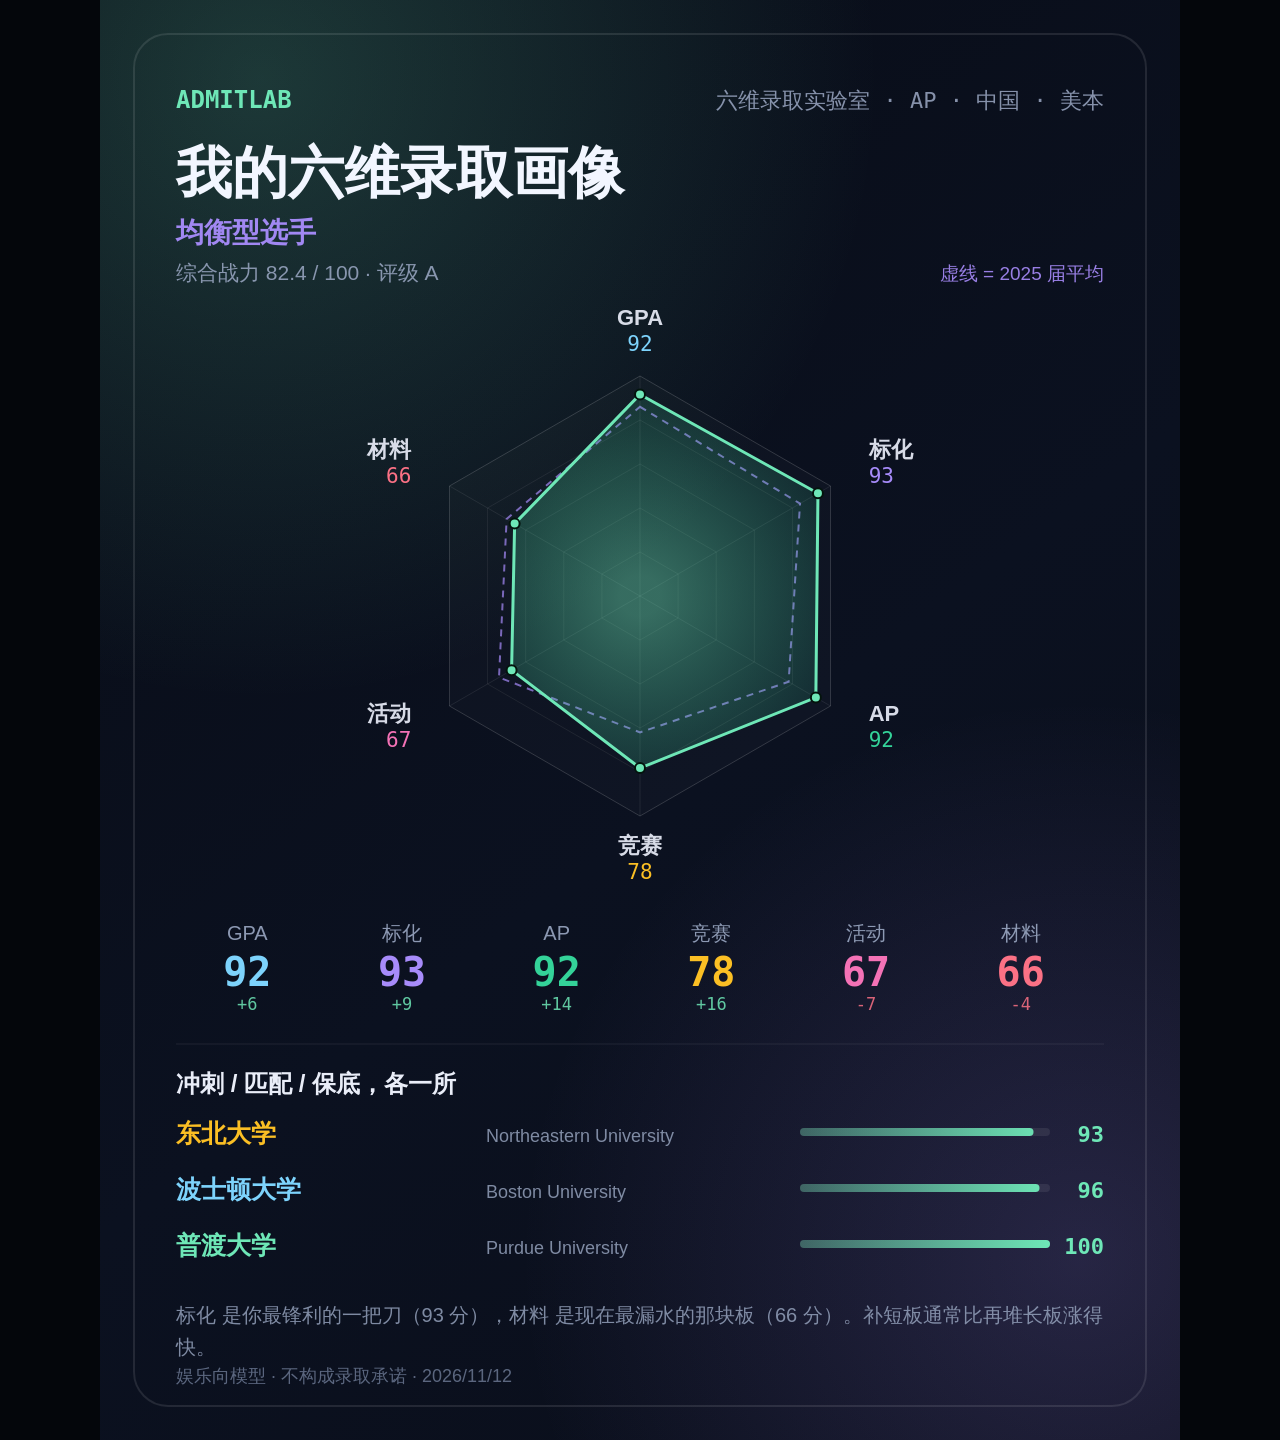
<file: tools/card-preview.html>
<!DOCTYPE html>
<html lang="zh-CN">
<head><meta charset="utf-8"><title>分享卡预览</title>
<style>html,body{margin:0;background:#04060b}canvas{display:block;margin:0 auto}</style>
</head>
<body>
<script src="../js/data.js"></script>
<script src="../js/core.js"></script>
<script src="../js/radar.js"></script>
<script>
  (function () {
    const D = window.ADMIT_DATA, C = window.ADMIT_CORE, R = window.ADMIT_RADAR;
    const st = C.loadSample('t30');
    const r = C.computeScores(st.profile, {});
    const scores = r.scores;
    const power = C.powerOf(scores);
    const cohort = st.cohorts[0];
    const cohortValues = {};
    D.DIMS.forEach(function (d, i) { cohortValues[d.key] = cohort.dims[i]; });
    const deltas = {};
    D.DIMS.forEach(function (d, i) { deltas[d.key] = Math.round(scores[d.key] - cohort.dims[i]); });

    const all = C.matchAll(scores);
    const byTier = function (t) { return all.filter(function (r) { return r.tier === t; })[0]; };
    const picks = ['reach', 'match', 'safe'].map(byTier).filter(Boolean);

    const canvas = R.exportCard({
      title: '我的六维录取画像',
      persona: C.personaOf(scores),
      scores: scores,
      power: Math.round(power * 10) / 10,
      rating: C.ratingOf(power),
      schools: picks,
      cohortValues: cohortValues,
      cohortLabel: cohort.year + ' 届平均',
      deltas: deltas,
      date: '2026/11/12'
    });
    document.body.appendChild(canvas);
  })();
</script>
</body>
</html>
</file>
<file: css/style.css>
/* ==========================================================================
   AdmitLab · 六维录取实验室
   ========================================================================== */

:root{
  color-scheme:dark;
  --bg:#070a13;
  --bg2:#0a0f1c;
  --panel:rgba(19,25,42,.72);
  --panel-2:rgba(15,21,36,.86);
  --card:#0e1424;
  --line:rgba(255,255,255,.08);
  --line-strong:rgba(255,255,255,.16);
  --text:#e9edf8;
  --muted:#93a0ba;
  --dim:#64708a;
  --mint:#6ee7b7;
  --mint-deep:#34d399;
  --violet:#a78bfa;
  --amber:#fbbf24;
  --pink:#f472b6;
  --sky:#7dd3fc;
  --rose:#fb7185;
  --safe:#6ee7b7;
  --match:#7dd3fc;
  --reach:#fbbf24;
  --dream:#fb7185;
  --r-xl:26px;
  --r-lg:20px;
  --r-md:14px;
  --r-sm:9px;
  --shadow:0 24px 70px -30px rgba(0,0,0,.9);
  --font:"Inter","PingFang SC","Hiragino Sans GB","Microsoft YaHei","Noto Sans SC",-apple-system,BlinkMacSystemFont,"Segoe UI",sans-serif;
  --mono:"SFMono-Regular",ui-monospace,"Cascadia Mono","JetBrains Mono",Consolas,monospace;
  --ease:cubic-bezier(.22,.61,.36,1);
}

*,*::before,*::after{box-sizing:border-box}
[hidden]{display:none !important}
html{scroll-behavior:smooth;scroll-padding-top:96px;-webkit-text-size-adjust:100%}
body{
  margin:0;
  background:var(--bg);
  color:var(--text);
  font-family:var(--font);
  font-size:15px;
  line-height:1.65;
  letter-spacing:.01em;
  overflow-x:hidden;
}
body::before{
  content:"";position:fixed;inset:0;pointer-events:none;z-index:-2;
  background:
    radial-gradient(900px 600px at 12% -8%, rgba(110,231,183,.10), transparent 60%),
    radial-gradient(800px 620px at 92% 4%, rgba(167,139,250,.12), transparent 62%),
    radial-gradient(700px 500px at 60% 100%, rgba(125,211,252,.06), transparent 65%),
    linear-gradient(180deg,#070a13,#080c17 40%,#060911);
}
h1,h2,h3,h4{margin:0;font-weight:650;letter-spacing:-.015em;line-height:1.2}
p{margin:0}
a{color:inherit;text-decoration:none}
button{font-family:inherit;font-size:inherit;color:inherit}
svg{display:block;max-width:100%}
::selection{background:rgba(110,231,183,.28);color:#fff}

.bg-fx{position:fixed;inset:0;z-index:-1;pointer-events:none;overflow:hidden}
.bg-fx .orb{position:absolute;border-radius:50%;filter:blur(90px);opacity:.5}
.bg-fx .orb-a{width:520px;height:520px;left:-180px;top:-120px;background:rgba(110,231,183,.12)}
.bg-fx .orb-b{width:620px;height:620px;right:-220px;top:120px;background:rgba(129,140,248,.14)}
.bg-fx .grid{
  position:absolute;inset:0;
  background-image:linear-gradient(rgba(255,255,255,.028) 1px,transparent 1px),
                   linear-gradient(90deg,rgba(255,255,255,.028) 1px,transparent 1px);
  background-size:72px 72px;
  mask-image:radial-gradient(ellipse 90% 60% at 50% 0%,#000 20%,transparent 78%);
  -webkit-mask-image:radial-gradient(ellipse 90% 60% at 50% 0%,#000 20%,transparent 78%);
}

/* ---------- 顶栏 ---------- */
.topbar{
  position:sticky;top:0;z-index:60;
  display:flex;align-items:center;gap:24px;
  padding:0 clamp(16px,3vw,40px);height:66px;
  background:rgba(7,10,19,.72);
  border-bottom:1px solid var(--line);
  backdrop-filter:blur(18px) saturate(140%);
  -webkit-backdrop-filter:blur(18px) saturate(140%);
}
.brand{display:flex;align-items:center;gap:11px;flex:none}
.brand-mark{width:34px;height:34px;color:var(--mint);display:grid;place-items:center;filter:drop-shadow(0 0 12px rgba(110,231,183,.35))}
.brand-mark svg{width:34px;height:34px}
.brand-text{display:flex;flex-direction:column;line-height:1.15}
.brand-text b{font-size:16px;letter-spacing:.01em}
.brand-text small{font-size:10.5px;color:var(--dim);letter-spacing:.14em}
.topnav{display:flex;gap:2px;margin-left:auto;overflow:auto;scrollbar-width:none}
.topnav::-webkit-scrollbar{display:none}
.topnav a{
  padding:8px 13px;border-radius:999px;font-size:13.5px;color:var(--muted);
  white-space:nowrap;transition:color .2s,background .2s;
}
.topnav a:hover{color:var(--text);background:rgba(255,255,255,.05)}
.topnav a.on{color:#07110d;background:var(--mint);font-weight:600}
.top-actions{display:flex;gap:8px;flex:none}

/* ---------- 按钮 ---------- */
.btn{
  display:inline-flex;align-items:center;justify-content:center;gap:7px;
  padding:10px 18px;border-radius:999px;border:1px solid transparent;
  font-size:14px;font-weight:600;cursor:pointer;
  transition:transform .18s var(--ease),background .18s,border-color .18s,box-shadow .18s;
  white-space:nowrap;
}
.btn.small{padding:7px 13px;font-size:12.5px;font-weight:600}
.btn.primary{background:linear-gradient(135deg,#8df5cd,#4ade80);color:#04140d;box-shadow:0 8px 26px -10px rgba(110,231,183,.7)}
.btn.primary:hover{transform:translateY(-1px);box-shadow:0 14px 32px -12px rgba(110,231,183,.8)}
.btn.ghost{border-color:var(--line-strong);color:var(--text);background:rgba(255,255,255,.02)}
.btn.ghost:hover{background:rgba(255,255,255,.06);border-color:rgba(255,255,255,.26);transform:translateY(-1px)}
.btn:active{transform:translateY(0)}
.btn:focus-visible,select:focus-visible,input:focus-visible,textarea:focus-visible,a:focus-visible{
  outline:2px solid var(--mint);outline-offset:2px
}

/* ---------- 布局 ---------- */
main{display:block}
.hero,.section,.strip{max-width:1280px;margin:0 auto;padding-left:clamp(16px,3vw,40px);padding-right:clamp(16px,3vw,40px)}
.hero{
  display:grid;grid-template-columns:1.04fr .96fr;gap:clamp(28px,4vw,64px);
  align-items:center;padding-top:clamp(44px,6vw,86px);padding-bottom:clamp(36px,5vw,60px);
}
.eyebrow{
  display:inline-flex;align-items:center;gap:8px;
  font-family:var(--mono);font-size:11px;letter-spacing:.2em;color:var(--mint);
  text-transform:uppercase;margin-bottom:22px;
}
.eyebrow .dot{width:6px;height:6px;border-radius:50%;background:var(--mint);box-shadow:0 0 0 4px rgba(110,231,183,.14)}
.hero h1{font-size:clamp(38px,5.6vw,76px);line-height:1.02;letter-spacing:-.03em;font-weight:700}
.hero h1 em{
  font-style:normal;
  background:linear-gradient(105deg,#c8ffe8 0%,#6ee7b7 38%,#7dd3fc 78%);
  -webkit-background-clip:text;background-clip:text;color:transparent;
}
.lede{margin-top:22px;max-width:46ch;color:var(--muted);font-size:15.5px;line-height:1.75}
.lede b{color:#dfe6f5;font-weight:600}

.persona{
  display:flex;gap:14px;align-items:flex-start;margin-top:26px;
  padding:14px 16px;border-radius:var(--r-lg);
  background:linear-gradient(135deg,rgba(110,231,183,.09),rgba(167,139,250,.07));
  border:1px solid rgba(110,231,183,.18);
}
.persona-badge{
  flex:none;width:52px;height:52px;border-radius:15px;display:grid;place-items:center;
  font-family:var(--mono);font-size:22px;font-weight:700;color:#04140d;
  background:linear-gradient(135deg,#a7f3d0,#34d399);
  box-shadow:0 6px 22px -8px rgba(52,211,153,.9);
}
.persona-body{min-width:0}
.persona-body strong{font-size:16.5px;letter-spacing:-.01em;display:block}
.persona-body p{font-size:12.8px;color:var(--muted);margin-top:2px;line-height:1.5}
.cohort-chip{display:flex;flex-wrap:wrap;gap:8px;margin-top:9px}
.cohort-chip span{
  font-size:11.5px;font-family:var(--mono);color:#b9c6dd;
  padding:2px 9px;border-radius:999px;border:1px solid var(--line-strong);background:rgba(255,255,255,.03)
}
.cohort-chip span.up{color:var(--mint);border-color:rgba(110,231,183,.35);background:rgba(110,231,183,.08)}
.cohort-chip span.down{color:var(--rose);border-color:rgba(251,113,133,.3);background:rgba(251,113,133,.07)}

.hero-stats{display:grid;grid-template-columns:repeat(4,minmax(0,1fr));gap:10px;margin-top:22px}
.stat{padding:12px 13px;border-radius:var(--r-md);background:rgba(255,255,255,.025);border:1px solid var(--line)}
.stat span{display:block;font-size:10.5px;letter-spacing:.1em;color:var(--dim);text-transform:uppercase}
.stat b{display:inline-block;margin-top:4px;font-size:20px;line-height:1.15;letter-spacing:-.02em;font-weight:650;max-width:100%;white-space:nowrap;overflow:hidden;text-overflow:ellipsis;vertical-align:bottom}
.stat small{font-size:11px;color:var(--muted);margin-left:3px;font-family:var(--mono)}
.hero-cta{display:flex;gap:10px;margin-top:24px;flex-wrap:wrap}
.disclaimer{margin-top:18px;font-size:11.5px;color:var(--dim);max-width:52ch;line-height:1.6}

/* ---------- 雷达卡 ---------- */
.radar-card{
  position:relative;border-radius:var(--r-xl);padding:18px 20px 14px;
  background:radial-gradient(120% 100% at 50% 0%,rgba(110,231,183,.10),rgba(17,24,40,.7) 46%,rgba(11,16,28,.9));
  border:1px solid var(--line-strong);
  box-shadow:var(--shadow),inset 0 1px 0 rgba(255,255,255,.06);
}
.radar-card::after{
  content:"";position:absolute;inset:0;border-radius:inherit;pointer-events:none;
  background:radial-gradient(60% 50% at 50% 45%,rgba(110,231,183,.08),transparent 70%);
}
.radar-head{display:flex;align-items:center;justify-content:space-between;gap:12px;flex-wrap:wrap;position:relative;z-index:2}
.radar-head>span{font-size:12px;letter-spacing:.16em;color:var(--muted);text-transform:uppercase;font-family:var(--mono)}
.radar-controls{display:flex;gap:8px;flex-wrap:wrap}
.mini-select{display:flex;align-items:center;gap:5px;font-size:11px;color:var(--dim);letter-spacing:.04em}
.mini-select select{
  background:rgba(255,255,255,.05);border:1px solid var(--line-strong);border-radius:8px;
  color:var(--text);font-size:11.5px;padding:3px 6px;max-width:132px;cursor:pointer;
}
.radar-wrap{position:relative;z-index:1;margin:2px 0 0}
#radar{width:100%;height:auto;overflow:visible}
.radar-legend{display:flex;gap:14px;justify-content:center;flex-wrap:wrap;position:relative;z-index:2;padding-top:2px}
.radar-legend button{
  display:inline-flex;align-items:center;gap:7px;background:none;border:0;cursor:pointer;
  font-size:11.5px;color:var(--muted);padding:3px 4px;border-radius:6px;
}
.radar-legend button:hover{color:var(--text)}
.radar-legend i{width:16px;height:0;border-top:2px solid currentColor;border-radius:2px;display:block}
.radar-legend i.dash{border-top-style:dashed}
.radar-legend i.dot{border-top-style:dotted;border-top-width:2.5px}
.radar-legend b{font-family:var(--mono);color:var(--text);font-weight:600}
.radar-legend .off{opacity:.35;text-decoration:line-through}

/* ---------- 六维速览 ---------- */
.strip{padding-top:4px;padding-bottom:8px}
.strip-inner{
  display:grid;grid-template-columns:repeat(6,minmax(0,1fr));gap:8px;
  border-top:1px solid var(--line);border-bottom:1px solid var(--line);padding:14px 0;
}
.mini-dim{
  display:flex;flex-direction:column;gap:6px;padding:10px 12px;border-radius:12px;cursor:pointer;
  background:transparent;border:1px solid transparent;text-align:left;transition:background .2s,border-color .2s;min-width:0;
}
.mini-dim:hover{background:rgba(255,255,255,.04);border-color:var(--line)}
.mini-dim .md-top{display:flex;align-items:baseline;justify-content:space-between;gap:6px}
.mini-dim strong{font-size:12px;letter-spacing:.02em;white-space:nowrap;overflow:hidden;text-overflow:ellipsis}
.mini-dim em{font-style:normal;font-family:var(--mono);font-size:14px;font-weight:600;color:var(--text)}
.mini-dim .md-bar{height:4px;border-radius:4px;background:rgba(255,255,255,.08);overflow:hidden}
.mini-dim .md-bar i{display:block;height:100%;border-radius:4px;transition:width .5s var(--ease)}

/* ---------- 区块 ---------- */
.section{padding-top:clamp(56px,7vw,96px);padding-bottom:clamp(20px,3vw,32px)}
.sec-head{display:flex;align-items:flex-end;justify-content:space-between;gap:28px;flex-wrap:wrap;margin-bottom:28px}
.sec-kicker{font-family:var(--mono);font-size:11px;letter-spacing:.2em;color:var(--mint);margin-bottom:10px}
.sec-head h2{font-size:clamp(26px,3.2vw,40px);letter-spacing:-.025em}
.sec-sub{margin-top:10px;color:var(--muted);max-width:72ch;font-size:14px;line-height:1.7}
.sec-tools{display:flex;gap:10px;align-items:center;flex-wrap:wrap}

/* ---------- 卡片 ---------- */
.card{
  background:linear-gradient(180deg,rgba(20,27,45,.82),rgba(12,18,32,.9));
  border:1px solid var(--line);border-radius:var(--r-lg);
  box-shadow:0 18px 50px -34px rgba(0,0,0,.9),inset 0 1px 0 rgba(255,255,255,.04);
}
.dim-grid{display:grid;grid-template-columns:repeat(2,minmax(0,1fr));gap:16px;align-items:start}
.dim-card{display:flex;flex-direction:column;transition:border-color .25s,transform .25s var(--ease)}
.dim-card:hover{border-color:rgba(255,255,255,.16)}
.dim-card.wide{grid-column:span 2}
.card-head{display:flex;align-items:flex-start;justify-content:space-between;gap:14px;padding:18px 20px 14px}
.card-title{display:flex;gap:12px;align-items:flex-start;min-width:0}
.dim-no{
  flex:none;font-family:var(--mono);font-size:11px;color:var(--dim);
  border:1px solid var(--line-strong);border-radius:6px;padding:2px 6px;margin-top:4px;letter-spacing:.06em;
}
.card-title h3{font-size:19px;letter-spacing:-.01em}
.card-title p{font-size:11.5px;color:var(--dim);margin-top:2px}
.score-badge{
  flex:none;min-width:64px;text-align:right;
  padding:6px 10px;border-radius:12px;
  background:rgba(110,231,183,.06);border:1px solid rgba(110,231,183,.18);
}
.score-badge b{font-family:var(--mono);font-size:22px;font-weight:600;letter-spacing:-.03em;line-height:1;color:var(--mint)}
.score-badge span{font-size:10px;color:var(--dim);margin-left:2px}
.score-badge.locked{background:rgba(251,191,36,.08);border-color:rgba(251,191,36,.28)}
.score-badge.locked b{color:var(--amber)}
.card-body{padding:0 20px 16px;display:flex;flex-direction:column;gap:12px;flex:1}
.card-foot{padding:10px 20px 14px;border-top:1px dashed var(--line);min-height:42px;display:flex;align-items:center}
.advice{font-size:12px;color:var(--muted);line-height:1.55}
.advice b{color:var(--mint);font-weight:600;font-family:var(--mono)}
.hint{font-size:11.5px;color:var(--dim);line-height:1.6;margin:0}

/* ---------- 表单 ---------- */
.field{display:flex;flex-direction:column;gap:5px;min-width:0;flex:1}
.field>span{font-size:11px;color:var(--dim);letter-spacing:.04em}
.field-row{display:flex;gap:10px}
input[type=number],input[type=text],input[type=search],select,textarea{
  width:100%;background:rgba(255,255,255,.035);border:1px solid var(--line-strong);
  border-radius:10px;color:var(--text);padding:9px 11px;font-size:13.5px;font-family:inherit;
  transition:border-color .18s,background .18s;min-width:0;
}
input[type=number]{font-family:var(--mono);letter-spacing:.01em}
select{appearance:none;cursor:pointer;
  background-image:url("data:image/svg+xml,%3Csvg xmlns='http://www.w3.org/2000/svg' width='10' height='6'%3E%3Cpath d='M1 1l4 4 4-4' fill='none' stroke='%238e9ab3' stroke-width='1.4' stroke-linecap='round'/%3E%3C/svg%3E");
  background-repeat:no-repeat;background-position:right 10px center;padding-right:28px;
}
textarea{resize:vertical;line-height:1.65;font-size:13px;min-height:90px}
input:hover,select:hover,textarea:hover{border-color:rgba(255,255,255,.24)}
input:focus,select:focus,textarea:focus{outline:none;border-color:rgba(110,231,183,.55);background:rgba(110,231,183,.04)}
select option{background:#0f1524;color:var(--text)}
.manual-row{display:flex;align-items:center;gap:10px;padding-top:2px;flex-wrap:wrap}
.manual-range{flex:1;min-width:100px;accent-color:var(--amber);height:4px;cursor:pointer}
.manual-range:disabled{opacity:.3;cursor:not-allowed}
.manual-row output{font-family:var(--mono);font-size:12px;color:var(--amber);min-width:26px;text-align:right}
.switch{display:inline-flex;align-items:center;gap:7px;font-size:11.5px;color:var(--muted);cursor:pointer;user-select:none;white-space:nowrap}
.switch input{position:absolute;opacity:0;width:0;height:0}
.switch span{width:30px;height:17px;border-radius:999px;background:rgba(255,255,255,.12);position:relative;transition:background .2s;flex:none}
.switch span::after{content:"";position:absolute;top:2px;left:2px;width:13px;height:13px;border-radius:50%;background:#cbd5e1;transition:transform .2s var(--ease),background .2s}
.switch input:checked+span{background:rgba(251,191,36,.5)}
.switch input:checked+span::after{transform:translateX(13px);background:var(--amber)}
.switch input:focus-visible+span{outline:2px solid var(--mint);outline-offset:2px}

.add-btn{
  align-self:flex-start;background:rgba(110,231,183,.06);border:1px dashed rgba(110,231,183,.35);
  color:var(--mint);font-size:12.5px;padding:7px 12px;border-radius:9px;cursor:pointer;
  transition:background .2s,border-color .2s;
}
.add-btn:hover{background:rgba(110,231,183,.12);border-color:rgba(110,231,183,.6)}

.rows{display:flex;flex-direction:column;gap:8px}
.row-item{background:rgba(255,255,255,.025);border:1px solid var(--line);border-radius:12px;padding:9px 10px;display:flex;flex-direction:column;gap:8px}
.row-line{display:flex;gap:8px;align-items:center;flex-wrap:wrap}
.row-line>*{min-width:0}
.row-line .grow{flex:1 1 180px}
.row-line .pts{width:74px;flex:none}
.row-line .del{
  flex:none;width:28px;height:28px;border-radius:8px;border:1px solid var(--line);
  background:transparent;color:var(--dim);cursor:pointer;font-size:15px;line-height:1;display:grid;place-items:center;
}
.row-line .del:hover{color:var(--rose);border-color:rgba(251,113,133,.4);background:rgba(251,113,133,.08)}
.row-line select{width:auto;flex:1 1 110px;font-size:12px;padding:6px 24px 6px 8px}
.row-line input[type=number],.row-line input[type=text]{font-size:12px;padding:6px 8px}
.row-empty{font-size:12.5px;color:var(--dim);padding:10px 2px;border:1px dashed var(--line);border-radius:10px;text-align:center}
.pts-wrap{display:flex;align-items:center;gap:4px;flex:none}
.pts-wrap span{font-family:var(--mono);font-size:10.5px;color:var(--dim)}

.sliders{display:grid;grid-template-columns:repeat(2,minmax(0,1fr));gap:10px 18px}
.slider{display:flex;flex-direction:column;gap:4px}
.slider-top{display:flex;justify-content:space-between;align-items:baseline;gap:8px}
.slider-top span{font-size:12px;color:var(--muted)}
.slider-top b{font-family:var(--mono);font-size:12px;color:var(--mint);font-weight:600}
.slider input[type=range]{width:100%;accent-color:var(--mint);height:4px;cursor:pointer}
.essay-mini{padding-top:4px}
.essay-mini-actions{display:flex;align-items:center;gap:10px;margin-top:8px;flex-wrap:wrap}

/* ---------- 示例提示条 ---------- */
.demo-banner{
  display:flex;align-items:center;justify-content:space-between;gap:14px;flex-wrap:wrap;
  padding:11px 16px;margin-bottom:16px;border-radius:14px;
  background:linear-gradient(90deg,rgba(251,191,36,.10),rgba(251,191,36,.03));
  border:1px solid rgba(251,191,36,.28);font-size:12.5px;color:#e8d9ae;
}
.demo-banner[hidden]{display:none}
.demo-banner b{color:var(--amber);font-weight:600}
.demo-banner .btn{color:#f8e6b4;border-color:rgba(251,191,36,.4)}

/* ---------- 背景加成 ---------- */
.bg-grid{display:grid;grid-template-columns:repeat(3,minmax(0,1fr));gap:8px}
.bg-item{
  display:flex;gap:9px;align-items:flex-start;padding:10px 12px;cursor:pointer;
  border:1px solid var(--line);border-radius:12px;background:rgba(255,255,255,.02);
  transition:border-color .2s,background .2s;
}
.bg-item:hover{border-color:rgba(255,255,255,.2)}
.bg-item.on{border-color:rgba(110,231,183,.35);background:rgba(110,231,183,.06)}
.bg-item input{position:absolute;opacity:0;width:0;height:0}
.bg-box{width:15px;height:15px;border-radius:4px;border:1px solid var(--line-strong);flex:none;margin-top:2px;position:relative;transition:background .2s,border-color .2s}
.bg-item input:checked+.bg-box{background:var(--mint);border-color:var(--mint)}
.bg-item input:checked+.bg-box::after{content:"";position:absolute;left:4px;top:1px;width:4px;height:8px;border:solid #04140d;border-width:0 1.6px 1.6px 0;transform:rotate(42deg)}
.bg-text b{display:block;font-size:12.5px;font-weight:600;line-height:1.3}
.bg-text small{display:block;font-size:10.5px;color:var(--dim);line-height:1.45;margin-top:3px}
.bg-total{
  font-family:var(--mono);font-size:13px;color:var(--mint);white-space:nowrap;
  background:rgba(110,231,183,.08);border:1px solid rgba(110,231,183,.22);
  padding:5px 10px;border-radius:10px;flex:none;
}
.pill.bg-plus{color:var(--mint);border-color:rgba(110,231,183,.3)}
.pill.bg-minus{color:var(--rose);border-color:rgba(251,113,133,.32)}
.m-bg{margin-top:12px;padding:10px 12px;border-radius:10px;border:1px solid var(--line);background:rgba(255,255,255,.025);display:flex;flex-direction:column;gap:3px}
.m-bg b{font-family:var(--mono);font-size:13px;color:var(--mint)}
.m-bg span{font-size:11.5px;color:var(--muted)}
.m-bg em{font-style:normal;font-size:10.5px;color:var(--dim)}

/* ---------- 没有这项 / 预估区间 ---------- */
.skip-check{
  display:inline-flex;align-items:center;gap:6px;margin-left:auto;cursor:pointer;
  font-size:11px;color:var(--dim);white-space:nowrap;user-select:none;
}
.skip-check input{position:absolute;opacity:0;width:0;height:0}
.skip-check span{width:13px;height:13px;border-radius:4px;border:1px solid var(--line-strong);display:block;position:relative;flex:none;transition:background .2s,border-color .2s}
.skip-check input:checked+span{background:var(--rose);border-color:var(--rose)}
.skip-check input:checked+span::after{content:"";position:absolute;left:3.5px;top:1px;width:4px;height:7px;border:solid #1a0a0e;border-width:0 1.6px 1.6px 0;transform:rotate(42deg)}
.skip-check input:checked~*{color:var(--rose)}
.est-row{
  display:flex;align-items:center;gap:8px;flex-wrap:wrap;padding-top:9px;margin-top:2px;
  border-top:1px dashed var(--line);
}
.est-row input[type=number]{width:70px;padding:5px 8px;font-size:12px;text-align:center}
.est-row input:disabled{opacity:.35;cursor:not-allowed}
.est-dash{color:var(--dim);font-size:12px}
.is-skipped .card-body{opacity:.42;filter:saturate(.55)}
.is-skipped .score-badge{background:rgba(255,255,255,.03);border-color:var(--line)}
.is-skipped .score-badge b{color:var(--dim)}
.score-badge{min-width:72px}
.score-badge b{font-size:20px}

/* ---------- 梦校多选 ---------- */
.pick-wrap{position:relative}
.mini-pick{
  display:inline-flex;align-items:center;gap:5px;background:rgba(255,255,255,.05);
  border:1px solid var(--line-strong);border-radius:8px;color:var(--text);
  font-size:11.5px;padding:4px 8px;cursor:pointer;white-space:nowrap;
}
.mini-pick b{font-family:var(--mono);color:var(--mint);font-weight:600}
.mini-pick:hover{border-color:rgba(255,255,255,.3);background:rgba(255,255,255,.08)}
.school-picker{
  position:absolute;right:0;top:calc(100% + 7px);z-index:40;width:min(300px,78vw);
  background:#111a2c;border:1px solid var(--line-strong);border-radius:14px;
  box-shadow:0 30px 80px -30px #000;padding:10px;animation:pop .18s var(--ease);
}
.school-picker[hidden]{display:none}
.school-picker input[type=search]{width:100%;padding:7px 10px;border-radius:8px;font-size:12px;margin-bottom:8px}
.picker-list{max-height:260px;overflow:auto;display:flex;flex-direction:column;gap:2px}
.picker-item{display:flex;align-items:flex-start;gap:8px;padding:6px 8px;border-radius:8px;cursor:pointer}
.picker-item:hover{background:rgba(255,255,255,.05)}
.picker-item.on{background:rgba(110,231,183,.08)}
.picker-item.disabled{opacity:.35;cursor:not-allowed}
.picker-item input{position:absolute;opacity:0;width:0;height:0}
.picker-item i{width:7px;height:7px;border-radius:50%;margin-top:6px;flex:none;border:1px solid var(--line-strong)}
.picker-item span{min-width:0}
.picker-item b{display:block;font-size:12px;font-weight:600;line-height:1.3;white-space:nowrap;overflow:hidden;text-overflow:ellipsis}
.picker-item small{display:block;font-size:10px;color:var(--dim);white-space:nowrap;overflow:hidden;text-overflow:ellipsis}
.picker-foot{display:flex;justify-content:space-between;align-items:center;border-top:1px dashed var(--line);margin-top:8px;padding-top:7px;font-size:10.5px;color:var(--dim)}
.picker-foot button{background:none;border:0;color:var(--rose);font-size:11px;cursor:pointer;padding:2px 4px}

/* ---------- 梦校对比 ---------- */
.dream-strip:empty{display:none}
.dream-strip{margin:0 0 22px}
.dream-head{display:flex;align-items:baseline;gap:10px;font-size:13px;font-weight:600;margin-bottom:9px}
.dream-head span{font-size:10.5px;color:var(--dim);font-family:var(--mono);font-weight:400}
.dream-grid{display:grid;grid-template-columns:repeat(2,minmax(0,1fr));gap:9px}
.dream-card{padding:12px 14px;border:1px solid var(--line);border-radius:12px;background:rgba(255,255,255,.025);cursor:pointer;transition:border-color .2s,background .2s}
.dream-card:hover{border-color:rgba(255,255,255,.22);background:rgba(255,255,255,.045)}
.dc-top{display:flex;justify-content:space-between;gap:10px;align-items:baseline;flex-wrap:wrap}
.dc-top b{font-size:13.5px}
.dc-top span{font-size:10.5px;color:var(--muted);font-family:var(--mono)}
.dc-kw{display:flex;gap:4px;flex-wrap:wrap;margin:7px 0 5px}
.dc-kw span{font-size:9.5px;padding:1px 6px;border-radius:999px;background:rgba(255,255,255,.05);color:#aab6cc}
.dream-card p{font-size:10.5px;color:var(--dim);line-height:1.5}

/* ---------- 学校关键词 ---------- */
.m-kw{margin-top:12px}
.m-kw h4{font-size:12px;color:var(--muted);margin-bottom:7px;font-weight:600}
.kw-chips{display:flex;gap:6px;flex-wrap:wrap}
.kw-chips span{font-size:11px;padding:2px 9px;border-radius:999px;background:rgba(110,231,183,.07);border:1px solid rgba(110,231,183,.22);color:#bdf5da}

/* ---------- 材料（推荐信 / 面试 / 文书） ---------- */
.mat-note{
  font-size:12px;color:#d9c7a8;line-height:1.6;
  padding:9px 12px;border-radius:10px;border:1px solid rgba(251,191,36,.22);
  background:rgba(251,191,36,.06);
}
.mat-block{padding-top:14px;margin-top:2px;border-top:1px dashed var(--line)}
.mat-block:first-of-type{border-top:0;padding-top:2px}
.mat-head{display:flex;align-items:baseline;gap:10px;flex-wrap:wrap;margin-bottom:9px}
.mat-head h4{font-size:13.5px;letter-spacing:.02em}
.mat-head span{font-size:11px;color:var(--dim)}
.mat-switch{margin-top:8px}
.comp-hint{font-size:10.5px;color:var(--amber);opacity:.85;line-height:1.5;padding-left:2px}
.comp-tabs{display:flex;gap:5px;flex-wrap:wrap;margin-bottom:10px}
.comp-tabs button{
  background:rgba(255,255,255,.03);border:1px solid var(--line);border-radius:999px;
  padding:3px 10px;font-size:11px;color:var(--muted);cursor:pointer;transition:background .2s,color .2s,border-color .2s;
}
.comp-tabs button:hover{color:var(--text);background:rgba(255,255,255,.07)}
.comp-tabs button.on{color:#07110d;background:var(--mint);border-color:var(--mint);font-weight:600}

/* ---------- 选校 ---------- */
.seg{display:inline-flex;background:rgba(255,255,255,.04);border:1px solid var(--line);border-radius:999px;padding:3px;gap:2px}
.seg button{background:none;border:0;padding:5px 12px;border-radius:999px;font-size:12px;color:var(--muted);cursor:pointer;transition:background .2s,color .2s;white-space:nowrap}
.seg button:hover{color:var(--text)}
.seg button.on{background:rgba(255,255,255,.1);color:var(--text);font-weight:600}
.search input{width:180px;padding:7px 12px;border-radius:999px;font-size:12.5px}

.shortlist{padding:14px 16px;margin-bottom:22px;display:flex;align-items:center;gap:10px;flex-wrap:wrap}
.shortlist .sl-label{font-size:11px;letter-spacing:.14em;color:var(--dim);font-family:var(--mono);text-transform:uppercase;margin-right:4px}
.sl-chip{
  display:inline-flex;align-items:center;gap:7px;padding:5px 11px;border-radius:999px;
  border:1px solid var(--line-strong);background:rgba(255,255,255,.03);font-size:12px;cursor:pointer;
  transition:background .2s,border-color .2s;
}
.sl-chip:hover{background:rgba(255,255,255,.08);border-color:rgba(255,255,255,.25)}
.sl-chip i{width:6px;height:6px;border-radius:50%;background:currentColor}
.sl-chip small{font-family:var(--mono);color:var(--dim)}

.school-groups{display:flex;flex-direction:column;gap:34px}
.school-group>h3{display:flex;align-items:center;gap:9px;font-size:15px;font-weight:600;letter-spacing:.01em}
.school-group>h3 em{font-style:normal;font-family:var(--mono);font-size:11px;color:var(--dim);border:1px solid var(--line);border-radius:999px;padding:1px 7px}
.tier-dot{width:8px;height:8px;border-radius:50%;display:block}
.tier-dot.safe{background:var(--safe);box-shadow:0 0 0 4px rgba(110,231,183,.14)}
.tier-dot.match{background:var(--match);box-shadow:0 0 0 4px rgba(125,211,252,.14)}
.tier-dot.reach{background:var(--reach);box-shadow:0 0 0 4px rgba(251,191,36,.14)}
.tier-dot.dream{background:var(--dream);box-shadow:0 0 0 4px rgba(251,113,133,.14)}
.group-note{font-size:11.5px;color:var(--dim);margin:6px 0 12px 17px;max-width:70ch}
.school-grid{display:grid;grid-template-columns:repeat(3,minmax(0,1fr));gap:10px}
.school-card{
  text-align:left;padding:14px 15px;border-radius:var(--r-md);cursor:pointer;
  background:linear-gradient(180deg,rgba(22,29,48,.85),rgba(13,19,33,.92));
  border:1px solid var(--line);transition:transform .2s var(--ease),border-color .2s,background .2s;
  display:flex;flex-direction:column;gap:9px;
}
.school-card:hover{transform:translateY(-2px);border-color:rgba(255,255,255,.2);background:rgba(28,36,58,.9)}
.school-card .sc-top{display:flex;justify-content:space-between;align-items:flex-start;gap:8px}
.sc-name{min-width:0}
.sc-name strong{font-size:14px;font-weight:600;display:block;line-height:1.3}
.sc-name small{font-size:10.5px;color:var(--dim);font-family:var(--mono);letter-spacing:.02em}
.sc-fit{flex:none;text-align:right;line-height:1.1}
.sc-fit b{font-family:var(--mono);font-size:19px;font-weight:600;letter-spacing:-.03em}
.sc-fit span{display:block;font-size:9.5px;color:var(--dim);letter-spacing:.06em}
.sc-bar{height:4px;border-radius:4px;background:rgba(255,255,255,.08);overflow:hidden}
.sc-bar i{display:block;height:100%;border-radius:4px}
.sc-meta{display:flex;gap:8px;align-items:center;flex-wrap:wrap;font-size:10.5px;color:var(--dim)}
.sc-meta .pill{padding:1px 7px;border-radius:999px;border:1px solid var(--line);font-family:var(--mono)}
.sc-meta .pill.warn{color:var(--amber);border-color:rgba(251,191,36,.3)}
.sc-tags{display:flex;gap:5px;flex-wrap:wrap}
.sc-tags span{font-size:10px;color:#aab6cc;background:rgba(255,255,255,.05);border-radius:5px;padding:1px 6px}
.tier-safe .sc-fit b{color:var(--safe)}
.tier-match .sc-fit b{color:var(--match)}
.tier-reach .sc-fit b{color:var(--reach)}
.tier-dream .sc-fit b{color:var(--dream)}

.cohort-demo{
  margin-bottom:12px;padding:9px 13px;border-radius:10px;font-size:11.5px;line-height:1.6;
  color:#f3d9a4;background:rgba(251,191,36,.07);border:1px solid rgba(251,191,36,.3);
}
.cohort-demo[hidden]{display:none}
.cohort-demo b{color:var(--amber);font-weight:600;margin-right:2px}
.c-badge.demo{color:var(--amber);border-color:rgba(251,191,36,.4);background:rgba(251,191,36,.06)}

/* ---------- 毕业生 ---------- */
.year-bar{display:flex;gap:8px;flex-wrap:wrap;margin-bottom:18px}
.year-chip{
  display:flex;flex-direction:column;align-items:flex-start;gap:1px;padding:9px 16px;border-radius:14px;
  background:rgba(255,255,255,.03);border:1px solid var(--line);cursor:pointer;
  transition:border-color .2s,background .2s,transform .2s;
}
.year-chip:hover{background:rgba(255,255,255,.06);border-color:rgba(255,255,255,.22)}
.year-chip b{font-family:var(--mono);font-size:15px;letter-spacing:-.02em}
.year-chip small{font-size:10px;color:var(--dim);letter-spacing:.04em}
.year-chip.on{background:rgba(167,139,250,.12);border-color:rgba(167,139,250,.45)}
.year-chip.on b{color:#d8ccff}
.year-chip.on small{color:#b6a8e6}

.cohort-layout{display:grid;grid-template-columns:1.45fr .75fr;gap:16px;align-items:start}
.cohort-main{padding:20px 22px}
.cohort-title{display:flex;align-items:baseline;gap:12px;flex-wrap:wrap;margin-bottom:4px}
.cohort-title h3{font-size:18px}
.cohort-title .c-badge{font-size:10px;letter-spacing:.1em;color:var(--violet);border:1px solid rgba(167,139,250,.35);border-radius:999px;padding:1px 8px;font-family:var(--mono)}
.cohort-title .c-avg{font-family:var(--mono);font-size:13px;color:var(--muted)}
.cohort-title .c-avg b{color:var(--text);font-size:17px}
.cohort-compare{display:flex;flex-direction:column;gap:11px;margin-top:16px}
.cc-row{display:grid;grid-template-columns:58px 1fr 74px;align-items:center;gap:12px}
.cc-name{font-size:11.5px;color:var(--muted);white-space:nowrap}
.cc-track{position:relative;height:9px;border-radius:6px;background:rgba(255,255,255,.055)}
.cc-mine{position:absolute;left:0;top:0;height:100%;border-radius:6px;background:linear-gradient(90deg,rgba(110,231,183,.35),var(--mint));transition:width .6s var(--ease)}
.cc-avg{position:absolute;top:-3px;width:2px;height:15px;background:var(--violet);box-shadow:0 0 8px rgba(167,139,250,.9);border-radius:2px}
.cc-avg::after{content:"";position:absolute;top:-3px;left:-2.5px;width:7px;height:7px;background:var(--violet);border-radius:50%}
.cc-val{text-align:right;font-family:var(--mono);font-size:11.5px;color:var(--muted);white-space:nowrap}
.cc-val b{color:var(--text);font-size:13px}
.cc-val em{font-style:normal;font-size:10.5px;margin-left:5px}
.cc-val em.up{color:var(--mint)}
.cc-val em.down{color:var(--rose)}
.cohort-foot{display:flex;gap:18px;flex-wrap:wrap;margin-top:18px;padding-top:14px;border-top:1px dashed var(--line);font-size:12px;color:var(--muted)}
.cohort-foot b{font-family:var(--mono);color:var(--mint);font-size:14px}
.cohort-foot .neg b{color:var(--rose)}

.cohort-side{padding:20px 22px}
.cohort-side h3{font-size:15px;margin-bottom:12px}
.dest-list{display:flex;flex-direction:column;gap:3px}
.dest-row{display:grid;grid-template-columns:minmax(0,1fr) 92px 42px;gap:9px;align-items:center;font-size:12px;cursor:pointer;padding:5px 0;border-radius:6px}
.dest-row:hover{background:rgba(255,255,255,.04)}
.dest-name{color:var(--muted);white-space:nowrap;overflow:hidden;text-overflow:ellipsis}
.dest-bar{display:block;height:4px;border-radius:3px;background:rgba(255,255,255,.07);overflow:hidden}
.dest-bar i{display:block;height:100%;border-radius:3px;background:linear-gradient(90deg,rgba(167,139,250,.95),rgba(167,139,250,.35))}
.dest-row b{font-family:var(--mono);font-size:11px;text-align:right;color:var(--text)}
.cohort-note{font-size:11.5px;color:var(--dim);margin-top:14px}

/* ---------- 文书 ---------- */
.workshop{display:flex;flex-direction:column;gap:20px}
.ws-tabs{display:flex;gap:4px;border-bottom:1px solid var(--line);overflow:auto;scrollbar-width:none}
.ws-tabs::-webkit-scrollbar{display:none}
.ws-tabs button{
  background:none;border:0;padding:10px 16px;font-size:13px;color:var(--muted);cursor:pointer;
  border-bottom:2px solid transparent;margin-bottom:-1px;white-space:nowrap;transition:color .2s,border-color .2s;
}
.ws-tabs button:hover{color:var(--text)}
.ws-tabs button.on{color:var(--mint);border-bottom-color:var(--mint);font-weight:600}
.ws-panel{display:none}
.ws-panel.on{display:block;animation:fade .3s var(--ease)}
@keyframes fade{from{opacity:0;transform:translateY(6px)}to{opacity:1;transform:none}}

.prompt-grid{display:grid;grid-template-columns:repeat(2,minmax(0,1fr));gap:12px}
.prompt-card{padding:18px 19px;border-radius:var(--r-lg);background:rgba(255,255,255,.025);border:1px solid var(--line);display:flex;flex-direction:column;gap:9px}
.prompt-card .p-top{display:flex;justify-content:space-between;align-items:center;gap:10px}
.prompt-card .p-org{font-family:var(--mono);font-size:10px;letter-spacing:.12em;color:var(--violet);text-transform:uppercase}
.fit-badge{font-size:10px;padding:2px 7px;border-radius:999px;background:rgba(110,231,183,.1);color:var(--mint);border:1px solid rgba(110,231,183,.25);white-space:nowrap}
.fit-badge.mid{color:var(--muted);background:rgba(255,255,255,.04);border-color:var(--line)}
.prompt-card h4{font-size:14.5px;line-height:1.45}
.prompt-card .p-en{font-size:12px;color:var(--dim);font-style:italic;line-height:1.55;border-left:2px solid var(--line-strong);padding-left:9px}
.prompt-card ul{margin:0;padding-left:16px;display:flex;flex-direction:column;gap:3px}
.prompt-card li{font-size:11.5px;color:var(--muted);line-height:1.55}

.outline-head{display:flex;justify-content:space-between;align-items:center;gap:16px;flex-wrap:wrap;margin-bottom:14px}
.outline-head p{font-size:12.5px;color:var(--dim);max-width:70ch}
.outline-grid{display:grid;grid-template-columns:repeat(3,minmax(0,1fr));gap:12px}
.outline-card{padding:18px;border-radius:var(--r-lg);border:1px solid var(--line);background:linear-gradient(180deg,rgba(30,26,50,.55),rgba(13,18,32,.85));display:flex;flex-direction:column;gap:10px}
.outline-card .oc-tag{font-size:10px;font-family:var(--mono);letter-spacing:.12em;color:var(--amber);text-transform:uppercase}
.outline-card h4{font-size:15px;line-height:1.4}
.outline-card .oc-line{font-size:12px;color:var(--muted);line-height:1.6}
.oc-steps{display:flex;flex-direction:column;gap:7px;margin-top:2px}
.oc-step{display:grid;grid-template-columns:20px 1fr;gap:8px;font-size:11.5px;line-height:1.55;color:var(--muted)}
.oc-step b{font-family:var(--mono);color:var(--amber);font-size:10px;padding-top:2px}
.oc-step strong{color:var(--text);font-weight:600}
.oc-words{font-family:var(--mono);font-size:10.5px;color:var(--dim);border-top:1px dashed var(--line);padding-top:8px;margin-top:auto}

.check-layout{display:grid;grid-template-columns:1fr 1fr;gap:16px;align-items:start}
.check-input{padding:18px 20px;display:flex;flex-direction:column;gap:12px}
.check-actions{display:flex;gap:9px;flex-wrap:wrap}
.check-result{min-height:320px;padding:20px 22px;border-radius:var(--r-lg);border:1px solid var(--line);background:rgba(255,255,255,.02)}
.empty-state{display:flex;flex-direction:column;align-items:center;justify-content:center;height:100%;min-height:280px;gap:10px;color:var(--dim);text-align:center}
.empty-state span{font-size:34px;opacity:.5}
.empty-state p{font-size:12.5px;line-height:1.7}
.check-score{display:flex;align-items:center;gap:18px;margin-bottom:16px}
.check-ring{width:88px;height:88px;flex:none;border-radius:50%;display:grid;place-items:center;position:relative}
.check-ring::before{content:"";position:absolute;inset:7px;border-radius:50%;background:#0d1322}
.check-ring b{position:relative;font-family:var(--mono);font-size:23px;font-weight:600}
.check-ring small{position:absolute;bottom:20px;font-size:9px;color:var(--dim);letter-spacing:.1em}
.check-head h4{font-size:16px;margin-bottom:3px}
.check-head p{font-size:11.5px;color:var(--muted)}
.metric-grid{display:grid;grid-template-columns:repeat(2,minmax(0,1fr));gap:8px;margin-bottom:14px}
.metric{padding:9px 11px;border-radius:10px;background:rgba(255,255,255,.035);border:1px solid var(--line)}
.metric span{display:block;font-size:10px;color:var(--dim);letter-spacing:.06em}
.metric b{font-family:var(--mono);font-size:15px;font-weight:600}
.metric b.warn{color:var(--amber)}
.metric b.bad{color:var(--rose)}
.issue-list{display:flex;flex-direction:column;gap:7px}
.issue{display:grid;grid-template-columns:16px 1fr;gap:8px;font-size:12px;line-height:1.6;color:var(--muted)}
.issue i{font-style:normal;font-size:11px}
.issue.good i{color:var(--mint)}
.issue.warn i{color:var(--amber)}
.issue.bad i{color:var(--rose)}
.issue strong{color:var(--text);font-weight:600}
.word-chips{display:flex;gap:6px;flex-wrap:wrap;margin:10px 0 4px}
.word-chips span{font-size:11px;font-family:var(--mono);padding:2px 8px;border-radius:999px;background:rgba(251,113,133,.08);border:1px solid rgba(251,113,133,.25);color:#fda4af}

.essay-rubric{display:grid;grid-template-columns:repeat(3,minmax(0,1fr));gap:12px}
.er-card{padding:16px 17px;border-radius:var(--r-md);border:1px solid var(--line);background:rgba(255,255,255,.025)}
.er-card .er-top{display:flex;justify-content:space-between;align-items:baseline;gap:8px}
.er-card h4{font-size:13.5px}
.er-card .er-w{font-family:var(--mono);font-size:11px;color:var(--mint)}
.er-card p{font-size:11.5px;color:var(--muted);margin-top:5px;line-height:1.6}
.er-card .er-8{font-size:11px;color:var(--dim);margin-top:7px;padding-top:7px;border-top:1px dashed var(--line)}

/* ---------- 评分表 ---------- */
.rubric-grid{display:grid;grid-template-columns:repeat(2,minmax(0,1fr));gap:16px;margin-bottom:16px}
.rubric-card{padding:18px 20px}
.rubric-card h3{font-size:15.5px;margin-bottom:12px;display:flex;align-items:baseline;gap:8px;flex-wrap:wrap}
.rubric-card h3 small{font-size:10.5px;color:var(--dim);font-weight:400;letter-spacing:.02em}
.table-wrap{overflow:auto;max-height:420px;border-radius:10px;border:1px solid var(--line)}
.rt{width:100%;border-collapse:collapse;font-size:11.5px}
.rt caption{caption-side:top;text-align:left;font-size:10.5px;color:var(--dim);padding:8px 10px;letter-spacing:.06em}
.rt th{position:sticky;top:0;background:#111827;text-align:left;padding:7px 10px;font-size:10px;letter-spacing:.1em;color:var(--dim);text-transform:uppercase;border-bottom:1px solid var(--line);font-weight:500;z-index:1}
.rt td{padding:6px 10px;border-bottom:1px solid rgba(255,255,255,.045);color:var(--muted);vertical-align:middle}
.rt tr:last-child td{border-bottom:0}
.rt tr:hover td{background:rgba(255,255,255,.025);color:var(--text)}
.rt td.name{color:var(--text);font-size:12px}
.rt td.pts{font-family:var(--mono);color:var(--mint);text-align:right;width:52px}
.rt .tier-pill{font-size:9.5px;padding:1px 6px;border-radius:999px;border:1px solid var(--line-strong);color:var(--dim);white-space:nowrap}
.rt .tier-pill.intl{color:#c4b5fd;border-color:rgba(167,139,250,.35)}
.rt .tier-pill.nat{color:#fcd34d;border-color:rgba(251,191,36,.3)}
.rt .tier-pill.prov{color:#7dd3fc;border-color:rgba(125,211,252,.3)}
.rt .tier-pill.city{color:#86efac;border-color:rgba(134,239,172,.25)}
.rt .tier-pill.school{color:var(--dim)}
.rt td.num{font-family:var(--mono);text-align:right;color:var(--text)}

.custom-card{padding:18px 20px;margin-bottom:16px}
.custom-head{display:flex;justify-content:space-between;gap:18px;flex-wrap:wrap;align-items:flex-start}
.custom-head h3{font-size:15.5px}
.custom-form{display:flex;gap:8px;flex-wrap:wrap;align-items:center}
.custom-form input[type=text]{width:210px}
.custom-form input[type=number]{width:84px}
.custom-form select{width:96px}
.custom-list{display:flex;gap:8px;flex-wrap:wrap;margin-top:14px}
.custom-item{display:inline-flex;align-items:center;gap:8px;padding:5px 8px 5px 11px;border-radius:999px;border:1px solid rgba(110,231,183,.28);background:rgba(110,231,183,.06);font-size:11.5px}
.custom-item b{font-family:var(--mono);color:var(--mint);font-weight:600}
.custom-item button{background:none;border:0;color:var(--dim);cursor:pointer;font-size:14px;line-height:1;padding:0 2px}
.custom-item button:hover{color:var(--rose)}
.custom-empty{font-size:12px;color:var(--dim);margin-top:12px}

.formula-card{padding:22px 24px}
.formula-card h3{font-size:15.5px;margin-bottom:14px}
.formula-list{margin:0;padding-left:20px;display:flex;flex-direction:column;gap:9px}
.formula-list li{font-size:12.5px;color:var(--muted);line-height:1.7}
.formula-list li b{color:var(--text);font-weight:600}
.formula-list code{font-family:var(--mono);font-size:11.5px;color:var(--mint);background:rgba(110,231,183,.08);padding:1px 5px;border-radius:4px}

/* ---------- 成长记录 / 下一步 ---------- */
.growth-grid{display:grid;grid-template-columns:1.35fr .85fr;gap:14px;align-items:start}
.growth-main,.growth-side{padding:18px 20px}
.growth-empty{display:flex;flex-direction:column;align-items:center;justify-content:center;gap:9px;text-align:center;padding:26px 12px;color:var(--muted)}
.growth-empty span{font-size:26px;color:var(--dim)}
.growth-empty h3{font-size:15px}
.growth-empty p{font-size:12px;color:var(--dim);line-height:1.6;max-width:34ch}
.growth-empty.small{padding:18px 8px}
.growth-summary{display:flex;align-items:center;gap:18px;padding-bottom:14px;border-bottom:1px dashed var(--line);margin-bottom:6px;flex-wrap:wrap}
.gs-main{display:flex;align-items:baseline;gap:6px;flex-wrap:wrap}
.gs-main span{font-size:10.5px;color:var(--dim);letter-spacing:.06em}
.gs-main b{font-family:var(--mono);font-size:30px;line-height:1;font-weight:600}
.gs-main b.up{color:var(--mint)}
.gs-main b.down{color:var(--rose)}
.gs-main small{font-size:10px;color:var(--dim)}
.gs-sub{display:flex;flex-direction:column;gap:3px;font-size:11px;color:var(--dim)}
.gs-sub b{font-family:var(--mono);color:var(--muted);font-weight:600}
.snap-list{display:flex;flex-direction:column}
.snap-row{display:grid;grid-template-columns:104px minmax(0,1fr) 82px 22px;gap:12px;align-items:center;padding:9px 0;border-bottom:1px solid rgba(255,255,255,.04)}
.snap-row:last-child{border-bottom:0}
.snap-date b{display:block;font-family:var(--mono);font-size:11px;color:var(--muted);font-weight:500}
.snap-date span{display:block;font-size:9.5px;color:var(--dim);white-space:nowrap;overflow:hidden;text-overflow:ellipsis}
.snap-bars{display:flex;align-items:flex-end;gap:3px;height:36px;padding:0 2px}
.snap-bars i{flex:1;min-width:0;border-radius:2px;opacity:.85}
.snap-power{text-align:right;font-family:var(--mono)}
.snap-power b{font-size:14px;color:var(--text);font-weight:600}
.snap-power em{font-style:normal;font-size:9.5px;margin-left:4px;color:var(--dim)}
.snap-power em.up{color:var(--mint)}
.snap-power em.down{color:var(--rose)}
.snap-del{width:20px;height:20px;border-radius:6px;border:1px solid transparent;background:none;color:var(--dim);cursor:pointer;font-size:13px;line-height:1}
.snap-del:hover{color:var(--rose);border-color:rgba(251,113,133,.35);background:rgba(251,113,133,.08)}
.growth-note{margin-top:10px}

.task-head{display:flex;justify-content:space-between;align-items:flex-start;gap:10px;margin-bottom:12px}
.task-head h3{font-size:15px}
.task-head p{font-size:11px;color:var(--dim);margin-top:3px}
.task-progress{font-family:var(--mono);font-size:11px;color:var(--mint);border:1px solid rgba(110,231,183,.3);border-radius:999px;padding:2px 8px;white-space:nowrap}
.task-list{display:flex;flex-direction:column;gap:7px}
.task{display:flex;gap:9px;align-items:flex-start;padding:9px 10px;border:1px solid var(--line);border-radius:10px;background:rgba(255,255,255,.02);cursor:pointer}
.task:hover{border-color:rgba(255,255,255,.18)}
.task.done{opacity:.5}
.task.done .task-text b{text-decoration:line-through;text-decoration-thickness:1px}
.task input{position:absolute;opacity:0;width:0;height:0}
.task-box{width:15px;height:15px;border-radius:4px;border:1px solid var(--line-strong);flex:none;margin-top:2px;position:relative}
.task input:checked+.task-box{background:var(--mint);border-color:var(--mint)}
.task input:checked+.task-box::after{content:"";position:absolute;left:4px;top:1px;width:4px;height:8px;border:solid #04140d;border-width:0 1.6px 1.6px 0;transform:rotate(42deg)}
.task-text{min-width:0}
.task-text b{display:block;font-size:11.5px;font-weight:500;color:var(--text);line-height:1.5}
.task-text small{display:block;font-size:9.5px;color:var(--dim);margin-top:2px;font-family:var(--mono)}
.task-foot{display:flex;gap:8px;margin-top:12px}
@media (max-width:900px){
  .growth-grid{grid-template-columns:1fr}
}

/* ---------- 去向推测 / 案例 ---------- */
.sample-chip{
  display:inline-flex;align-items:center;font-size:10.5px;font-family:var(--mono);letter-spacing:.04em;
  color:var(--sky);background:rgba(125,211,252,.07);border:1px solid rgba(125,211,252,.28);
  padding:3px 9px;border-radius:999px;white-space:nowrap;
}
.dest-grid{display:grid;grid-template-columns:1.4fr .8fr;gap:14px;align-items:start}
.dest-main,.dest-side{padding:18px 20px}
.dest-title{display:flex;justify-content:space-between;align-items:flex-start;gap:12px;flex-wrap:wrap;margin-bottom:14px}
.dest-title h3{font-size:17px}
.dest-title p{font-size:11px;color:var(--dim);margin-top:4px}
.dest-tiers{display:flex;flex-direction:column;gap:11px;margin-bottom:14px}
.dt-top{display:flex;align-items:baseline;gap:8px;font-size:11.5px;color:var(--muted)}
.dt-top b{font-family:var(--mono);font-size:14px;color:var(--text);margin-left:auto}
.dt-top small{font-size:9.5px;color:var(--dim);font-family:var(--mono)}
.dt-bar{height:6px;border-radius:4px;background:rgba(255,255,255,.07);margin-top:5px;overflow:hidden}
.dt-bar i{display:block;height:100%;border-radius:4px;background:linear-gradient(90deg,rgba(110,231,183,.4),var(--mint))}
.dest-uk{display:grid;grid-template-columns:repeat(3,minmax(0,1fr));gap:8px;margin-bottom:12px}
.dest-uk div{padding:9px 11px;border-radius:10px;border:1px solid var(--line);background:rgba(255,255,255,.025)}
.dest-uk span{display:block;font-size:9.5px;letter-spacing:.06em;color:var(--dim)}
.dest-uk b{display:block;font-family:var(--mono);font-size:14px;color:var(--text);margin-top:2px}
.dest-uk small{display:block;font-size:9.5px;color:var(--dim);margin-top:2px}
.dest-note{font-size:11.5px;color:var(--muted);line-height:1.65}
.dest-src{font-size:10px;color:var(--dim);line-height:1.6;margin-top:8px;word-break:break-all}
.dest-src a{color:var(--sky);text-decoration:underline;text-underline-offset:2px}
.dest-index{text-align:center;padding:8px 0 12px;border-bottom:1px dashed var(--line);margin-bottom:12px}
.dest-index span{display:block;font-size:10.5px;letter-spacing:.08em;color:var(--dim)}
.dest-index b{display:block;font-family:var(--mono);font-size:38px;font-weight:600;color:var(--mint);line-height:1.1;margin:5px 0}
.dest-index small{display:block;font-size:10px;color:var(--dim);line-height:1.5}
.dest-formula{margin:0;padding-left:16px;display:flex;flex-direction:column;gap:5px}
.dest-formula li{font-size:10.5px;color:var(--muted);font-family:var(--mono)}
.dest-warn{font-size:10.5px;color:var(--amber);line-height:1.6;margin-top:12px;padding-top:10px;border-top:1px dashed var(--line)}
.case-head{display:flex;justify-content:space-between;align-items:flex-end;gap:14px;flex-wrap:wrap;margin:26px 0 12px}
.case-head h3{font-size:16px}
.case-head p{font-size:11.5px;color:var(--dim);margin-top:4px;max-width:70ch}
.case-grid{display:grid;grid-template-columns:repeat(3,minmax(0,1fr));gap:10px}
.case-card{padding:14px 15px;border-radius:14px;border:1px solid var(--line);background:rgba(255,255,255,.025);position:relative}
.case-top{display:flex;justify-content:space-between;gap:10px;align-items:flex-start}
.case-top b{display:block;font-size:13.5px}
.case-top small{display:block;font-size:9.5px;color:var(--dim);margin-top:2px;font-family:var(--mono)}
.case-sim{text-align:right;flex:none}
.case-sim b{font-family:var(--mono);font-size:20px;line-height:1;font-weight:600}
.case-sim span{display:block;font-size:8.5px;color:var(--dim);letter-spacing:.08em;margin-top:2px}
.case-sim.good b{color:var(--mint)}
.case-sim.mid b{color:var(--sky)}
.case-sim.low b{color:var(--amber)}
.case-bars{display:flex;align-items:flex-end;gap:3px;height:32px;margin:10px 0 8px}
.case-bars i{flex:1;border-radius:2px;opacity:.85}
.case-gaps{font-size:10px;color:var(--muted);line-height:1.55}
.case-src{font-size:9.5px;color:var(--dim);margin-top:5px;word-break:break-all}
.case-del{position:absolute;right:9px;bottom:8px;background:none;border:0;color:var(--dim);font-size:9.5px;cursor:pointer;padding:2px 4px}
.case-del:hover{color:var(--rose)}
.case-add{min-height:120px;border:1px dashed var(--line-strong);border-radius:14px;background:none;color:var(--muted);font-size:12px;cursor:pointer}
.case-add:hover{border-color:rgba(110,231,183,.45);color:var(--mint);background:rgba(110,231,183,.04)}
.case-empty{grid-column:1/-1;padding:26px 20px;display:flex;flex-direction:column;align-items:center;gap:8px;text-align:center}
.case-empty span{font-size:26px;color:var(--dim)}
.case-empty h3{font-size:15px}
.case-empty p{font-size:11.5px;color:var(--dim);line-height:1.65;max-width:60ch}
.case-score-grid{display:grid;grid-template-columns:repeat(3,minmax(0,1fr));gap:8px;margin-top:10px}
.case-score-grid input{font-family:var(--mono)}

/* ---------- 数据来源 ---------- */
.source-list{display:grid;grid-template-columns:repeat(2,minmax(0,1fr));gap:8px}
.source-item{display:flex;gap:10px;align-items:flex-start;padding:11px 13px;border:1px solid var(--line);border-radius:11px;background:rgba(255,255,255,.02)}
.source-tag{flex:none;font-size:9px;letter-spacing:.06em;padding:2px 6px;border-radius:999px;border:1px solid var(--line-strong);color:var(--dim);margin-top:1px}
.source-tag.off{color:var(--mint);border-color:rgba(110,231,183,.3)}
.source-tag.est{color:var(--sky);border-color:rgba(125,211,252,.3)}
.source-tag.user{color:var(--amber);border-color:rgba(251,191,36,.3)}
.source-item b{display:block;font-size:11.5px;font-weight:500;line-height:1.4}
.source-item b a{color:var(--text);text-decoration:underline;text-underline-offset:2px}
.source-item b a:hover{color:var(--mint)}
.source-item small{display:block;font-size:10px;color:var(--dim);margin-top:2px;line-height:1.5}
@media (max-width:1100px){
  .dest-grid{grid-template-columns:1fr}
  .case-grid{grid-template-columns:repeat(2,minmax(0,1fr))}
}
@media (max-width:640px){
  .case-grid,.source-list{grid-template-columns:1fr}
  .dest-uk{grid-template-columns:1fr}
  .case-score-grid{grid-template-columns:repeat(2,minmax(0,1fr))}
}

/* ---------- 版本 / 更新日志 ---------- */
.ver-pill{
  display:inline-block;font-family:var(--mono);font-size:9.5px;letter-spacing:.04em;
  color:var(--mint);background:rgba(110,231,183,.07);border:1px solid rgba(110,231,183,.25);
  padding:1px 6px;border-radius:999px;margin-left:7px;vertical-align:middle;white-space:nowrap;
}
.brand .ver-pill{margin-left:2px}
.log{display:flex;flex-direction:column}
.log-item{
  display:grid;grid-template-columns:130px minmax(0,1fr);gap:22px;
  padding:18px 0;border-top:1px solid var(--line);
}
.log-item:last-child{border-bottom:1px solid var(--line)}
.log-meta b{display:block;font-family:var(--mono);font-size:15px;color:var(--muted);font-weight:600;letter-spacing:-.01em}
.log-item.now .log-meta b{color:var(--mint)}
.log-meta span{display:block;font-size:10.5px;color:var(--dim);font-family:var(--mono);margin-top:3px}
.log-body h3{font-size:14.5px;font-weight:600;margin-bottom:7px;display:flex;align-items:center;gap:8px}
.log-body h3 em{
  font-style:normal;font-size:9.5px;letter-spacing:.08em;color:var(--mint);
  border:1px solid rgba(110,231,183,.3);border-radius:999px;padding:1px 6px;
}
.log-body ul{margin:0;padding-left:17px;display:flex;flex-direction:column;gap:5px}
.log-body li{font-size:12px;color:var(--muted);line-height:1.65}
.log-body li::marker{color:var(--dim)}
@media (max-width:640px){
  .log-item{grid-template-columns:1fr;gap:6px}
  .log-meta{display:flex;align-items:baseline;gap:8px}
}

/* ---------- 官方录取画像 ---------- */
.pill.official{color:var(--sky);border-color:rgba(125,211,252,.3)}
.m-facts{margin-top:12px;padding:12px 14px;border-radius:12px;border:1px solid rgba(125,211,252,.18);background:rgba(125,211,252,.04)}
.mf-head{display:flex;align-items:baseline;justify-content:space-between;gap:10px;margin-bottom:9px}
.mf-head h4{font-size:12px;color:var(--muted);font-weight:600}
.mf-head span{font-size:10px;color:var(--dim);font-family:var(--mono)}
.mf-grid{display:grid;grid-template-columns:repeat(3,minmax(0,1fr));gap:8px}
.mf-grid div{padding:7px 9px;border-radius:8px;background:rgba(255,255,255,.035);border:1px solid var(--line)}
.mf-grid span{display:block;font-size:9.5px;letter-spacing:.08em;color:var(--dim);text-transform:uppercase}
.mf-grid b{display:block;font-family:var(--mono);font-size:12px;font-weight:600;color:var(--text);margin-top:2px}
.m-facts p{font-size:10.5px;color:var(--dim);line-height:1.55;margin-top:9px}
.m-facts a{color:var(--sky);text-decoration:underline;text-underline-offset:2px}

/* ---------- 页脚 ---------- */
.foot{max-width:1280px;margin:60px auto 0;padding:32px clamp(16px,3vw,40px) 48px;border-top:1px solid var(--line)}
.foot-brand{font-family:var(--mono);font-size:11px;letter-spacing:.16em;color:var(--mint);margin-bottom:8px}
.foot p{font-size:12.5px;color:var(--dim);max-width:66ch;line-height:1.7}
.foot-meta{display:flex;gap:18px;flex-wrap:wrap;margin-top:12px;font-size:10.5px;color:#4d5871;font-family:var(--mono)}

/* ---------- 弹窗 ---------- */
.modal{position:fixed;inset:0;z-index:100;display:grid;place-items:center;padding:20px}
.modal[hidden]{display:none}
.modal-backdrop{position:absolute;inset:0;background:rgba(3,6,12,.78);backdrop-filter:blur(8px);-webkit-backdrop-filter:blur(8px)}
.modal-panel{
  position:relative;width:min(760px,100%);max-height:88vh;overflow:auto;
  background:linear-gradient(180deg,#131a2c,#0b111e);border:1px solid var(--line-strong);border-radius:var(--r-xl);
  padding:28px 30px 26px;box-shadow:0 40px 120px -40px #000;animation:pop .24s var(--ease);
}
@keyframes pop{from{opacity:0;transform:translateY(12px) scale(.985)}to{opacity:1;transform:none}}
.modal-x{position:absolute;right:16px;top:14px;width:30px;height:30px;border-radius:8px;border:1px solid var(--line);background:transparent;color:var(--muted);font-size:18px;cursor:pointer;line-height:1}
.modal-x:hover{background:rgba(255,255,255,.06);color:var(--text)}
.m-head{display:flex;align-items:flex-start;justify-content:space-between;gap:16px;padding-right:34px}
.m-head h3{font-size:24px;letter-spacing:-.02em}
.m-head .m-en{font-size:11px;color:var(--dim);font-family:var(--mono);letter-spacing:.04em;margin-top:2px}
.m-rate{text-align:right;flex:none}
.m-rate b{font-family:var(--mono);font-size:26px;color:var(--mint);line-height:1;letter-spacing:-.03em}
.m-rate span{display:block;font-size:10px;color:var(--dim);margin-top:3px}
.m-tags{display:flex;gap:6px;flex-wrap:wrap;margin-top:12px}
.m-tags span{font-size:10.5px;padding:2px 8px;border-radius:999px;background:rgba(255,255,255,.05);border:1px solid var(--line);color:var(--muted)}
.m-note{font-size:12.5px;color:var(--muted);line-height:1.7;margin-top:14px;padding:12px 14px;background:rgba(255,255,255,.025);border-radius:12px;border:1px solid var(--line)}
.m-compare{margin-top:18px;display:flex;flex-direction:column;gap:10px}
.m-row{display:grid;grid-template-columns:52px 1fr 82px;gap:10px;align-items:center;font-size:11.5px}
.m-row .mr-name{color:var(--muted)}
.m-row .mr-track{position:relative;height:10px;background:rgba(255,255,255,.06);border-radius:6px}
.m-row .mr-mine{position:absolute;left:0;top:0;height:100%;border-radius:6px;background:rgba(110,231,183,.85)}
.m-row .mr-bench{position:absolute;top:-3px;width:2px;height:16px;background:var(--amber);border-radius:2px}
.m-row .mr-val{text-align:right;font-family:var(--mono);font-size:11px;color:var(--dim)}
.m-row .mr-val b{color:var(--text)}
.m-gap{margin-top:20px}
.m-gap h4{font-size:13px;margin-bottom:8px}
.m-gap ul{margin:0;padding-left:16px;display:flex;flex-direction:column;gap:6px}
.m-gap li{font-size:12px;color:var(--muted);line-height:1.6}
.m-gap li b{color:var(--amber);font-family:var(--mono)}
.m-actions{display:flex;gap:9px;margin-top:20px;flex-wrap:wrap}

/* ---------- 示例弹出 ---------- */
.sample-pop{
  position:fixed;top:74px;right:clamp(16px,3vw,40px);z-index:70;width:250px;
  background:#121a2b;border:1px solid var(--line-strong);border-radius:16px;padding:12px;
  box-shadow:0 30px 80px -30px #000;animation:pop .2s var(--ease);
}
.sample-pop[hidden]{display:none}
.sample-pop p{font-size:11px;color:var(--dim);letter-spacing:.08em;margin-bottom:8px}
.sample-pop button{
  display:flex;flex-direction:column;align-items:flex-start;gap:1px;width:100%;text-align:left;
  background:none;border:0;padding:8px 10px;border-radius:9px;cursor:pointer;font-size:13px;
}
.sample-pop button:hover{background:rgba(255,255,255,.06)}
.sample-pop button small{font-size:10.5px;color:var(--dim)}

/* ---------- Toast ---------- */
.toast{
  position:fixed;left:50%;bottom:28px;transform:translate(-50%,20px);z-index:120;
  background:#162034;border:1px solid var(--line-strong);border-radius:999px;padding:9px 20px;
  font-size:12.5px;color:var(--text);opacity:0;pointer-events:none;transition:opacity .25s,transform .25s;
  box-shadow:0 20px 50px -20px #000;max-width:90vw;text-align:center;
}
.toast.on{opacity:1;transform:translate(-50%,0)}

/* ---------- 通用补充 ---------- */
.group-empty{font-size:12.5px;color:var(--dim);padding:16px;border:1px dashed var(--line);border-radius:12px;grid-column:1/-1}
.rt tr.rt-section td{
  background:rgba(255,255,255,.035);color:#c3cde0;font-size:10px;letter-spacing:.12em;
  text-transform:uppercase;padding:5px 10px;font-weight:600;border-bottom:1px solid var(--line);
}
.pts-wrap b{font-family:var(--mono);color:var(--mint);font-size:13px;font-weight:600}
.m-form{display:flex;flex-direction:column;gap:2px}
.cohort-edit-dims{display:grid;grid-template-columns:repeat(3,minmax(0,1fr));gap:10px;margin-top:12px}
.dest-edit-row{display:grid;grid-template-columns:1fr 82px 30px;gap:8px;margin-top:8px;align-items:center}
.dest-edit-row select{font-size:12.5px}
.dest-edit-row input{font-size:12.5px}
.dest-row[role=button]{outline-offset:2px}
.m-row .mr-track span{white-space:nowrap}

@media (max-width:640px){
  .cohort-edit-dims{grid-template-columns:repeat(2,minmax(0,1fr))}
  .bg-grid{grid-template-columns:1fr}
  .dream-grid{grid-template-columns:1fr}
  .m-row{grid-template-columns:44px 1fr 64px}
}

/* ---------- 响应式 ---------- */
@media (max-width:1100px){
  .hero{grid-template-columns:1fr;gap:32px}
  .hero-visual{max-width:560px;width:100%;margin:0 auto}
  .school-grid{grid-template-columns:repeat(2,minmax(0,1fr))}
  .cohort-layout{grid-template-columns:1fr}
  .outline-grid,.essay-rubric{grid-template-columns:repeat(2,minmax(0,1fr))}
  .check-layout{grid-template-columns:1fr}
  .strip-inner{grid-template-columns:repeat(3,minmax(0,1fr));row-gap:4px}
}
@media (max-width:900px){
  .topnav{display:none}
  .top-actions{margin-left:auto}
  .rubric-grid{grid-template-columns:1fr}
  .prompt-grid{grid-template-columns:1fr}
  .hero-stats{grid-template-columns:repeat(2,minmax(0,1fr))}
  .dim-grid{grid-template-columns:1fr}
  .dim-card.wide{grid-column:auto}
  .sliders{grid-template-columns:1fr}
  .school-grid{grid-template-columns:repeat(2,minmax(0,1fr))}
}
@media (max-width:640px){
  body{font-size:14px}
  .brand-text small{display:none}
  .topbar{gap:10px;height:60px}
  .top-actions .btn.small{padding:6px 10px;font-size:11.5px}
  #btnShare{display:none}
  .hero{padding-top:32px}
  .hero h1{font-size:clamp(34px,10vw,48px)}
  .hero-stats{gap:8px}
  .stat b{font-size:19px}
  .radar-card{padding:14px 12px 12px}
  .radar-head{gap:8px}
  .radar-controls{width:100%}
  .mini-select{flex:1}
  .mini-select select{max-width:none;flex:1}
  .section{padding-top:48px}
  .sec-head{gap:16px;margin-bottom:20px}
  .sec-tools{width:100%}
  .search input{width:100%}
  .search{flex:1;min-width:130px}
  .strip-inner{grid-template-columns:repeat(2,minmax(0,1fr))}
  .school-grid{grid-template-columns:1fr}
  .outline-grid,.essay-rubric{grid-template-columns:1fr}
  .field-row{flex-direction:column}
  .row-line .grow{flex:1 1 100%}
  .row-line select{flex:1 1 45%}
  .cc-row{grid-template-columns:48px 1fr 70px;gap:8px}
  .modal-panel{padding:22px 18px 20px;max-height:92vh}
  .m-head h3{font-size:20px}
  .custom-form input[type=text]{width:100%}
  .custom-head{gap:10px}
  .foot{margin-top:40px}
}
@media (prefers-reduced-motion:reduce){
  *,*::before,*::after{animation-duration:.001ms !important;transition-duration:.001ms !important;scroll-behavior:auto !important}
}

/* ---------- 打印 ---------- */
@media print{
  .topbar,.bg-fx,.hero-cta,.sec-tools,.ws-tabs,.toast,.sample-pop,.modal{display:none !important}
  body{background:#fff;color:#111}
  .card,.radar-card{background:#fff;border-color:#ddd;box-shadow:none}
}
</file>
